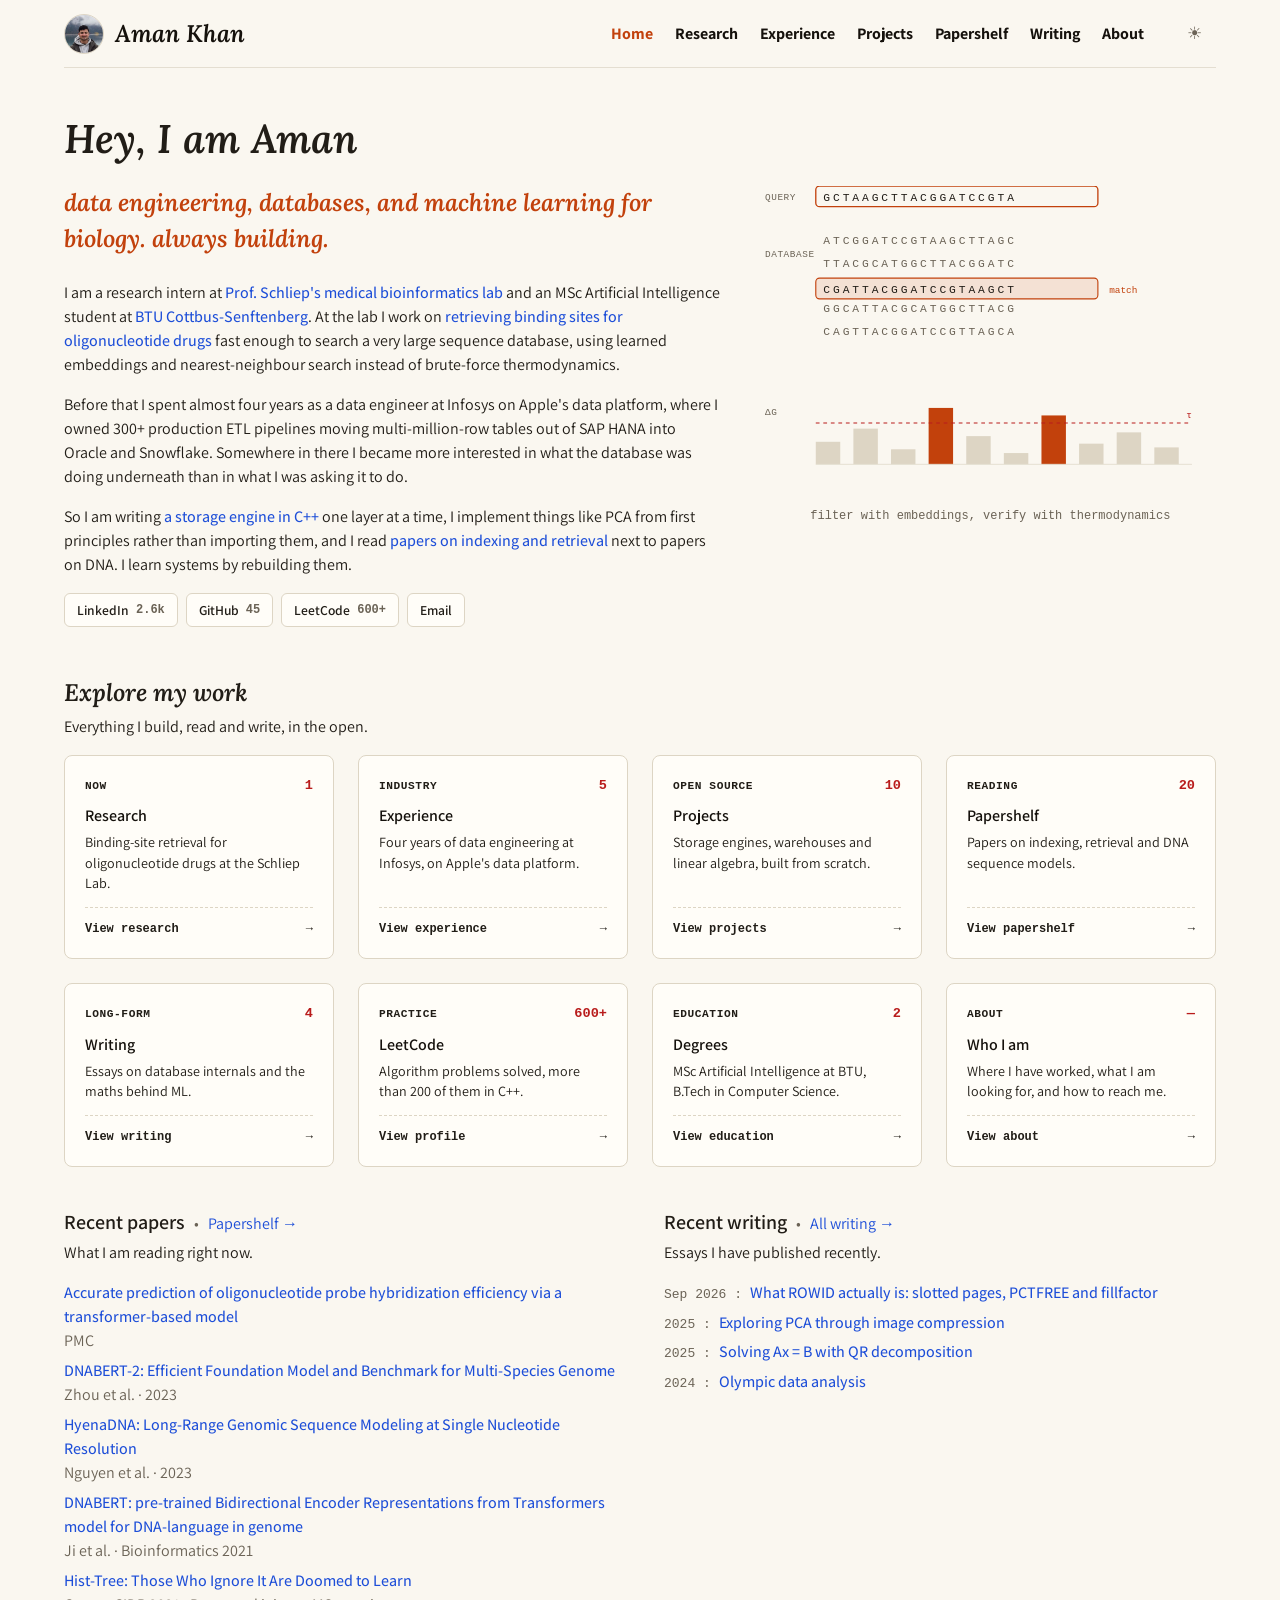
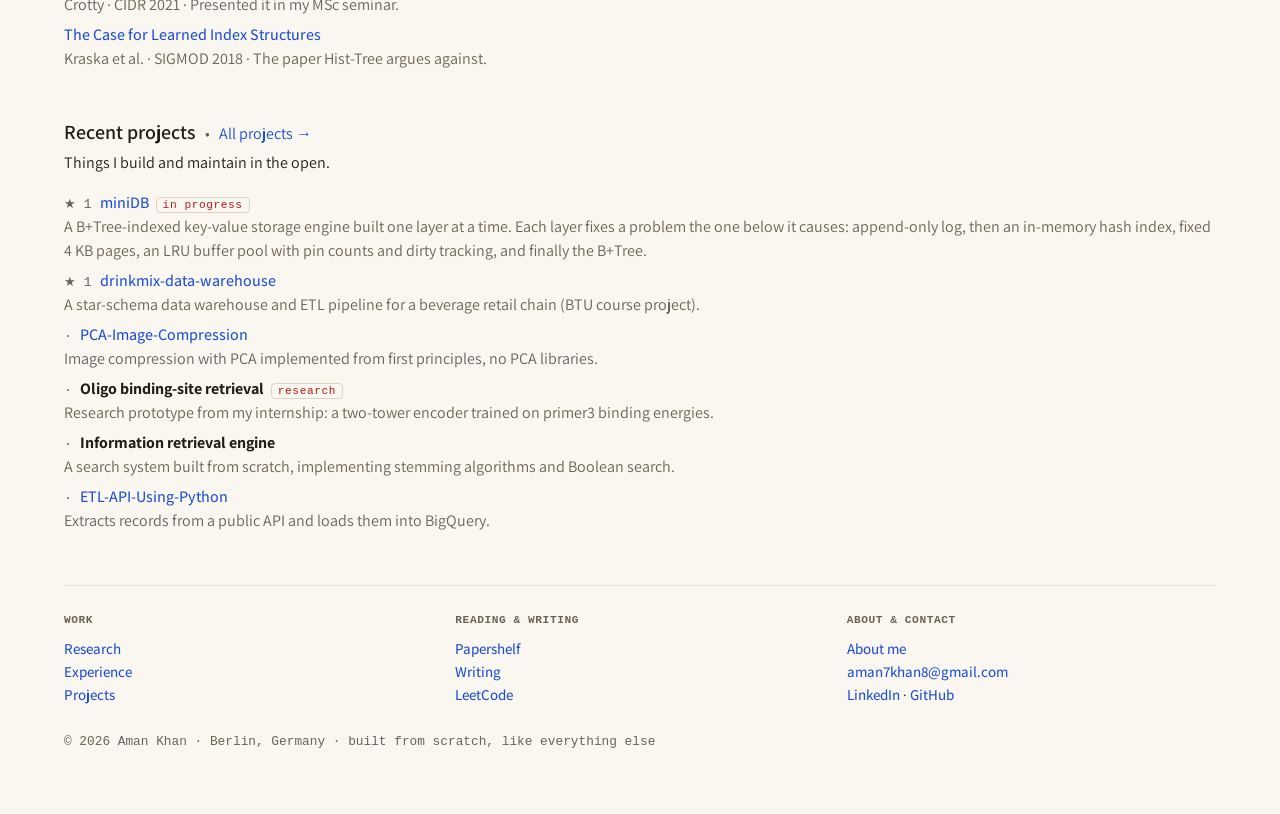
<file: index.html>
<!DOCTYPE html>
<html lang="en">
<head>
<meta charset="utf-8">
<meta name="viewport" content="width=device-width, initial-scale=1">
<title>Aman Khan — data engineering, databases, ML for biology</title>
<link rel="preconnect" href="https://fonts.googleapis.com"><link rel="preconnect" href="https://fonts.gstatic.com" crossorigin><link href="https://fonts.googleapis.com/css2?family=Lora:ital,wght@1,500;1,600&family=Assistant:wght@400;500;600;700&display=swap" rel="stylesheet">
<link rel="icon" type="image/png" sizes="32x32" href="favicon-32.png">
<link rel="apple-touch-icon" href="apple-touch-icon.png">
<link rel="stylesheet" href="site.css?v=25bea693">
<script>try{var t=localStorage.getItem("theme");if(t)document.documentElement.dataset.theme=t}catch(e){}</script>
</head>
<body>
<header><div class="col">
  <a class="brand" href="index.html"><img class="avatar" src="avatar.jpg" alt="" width="38" height="38"><span class="name">Aman Khan</span></a>
  <nav aria-label="Site"><a href="index.html" aria-current="page">Home</a><a href="research.html">Research</a><a href="experience.html">Experience</a><a href="projects.html">Projects</a><a href="papershelf.html">Papershelf</a><a href="writing.html">Writing</a><a href="about.html">About</a></nav>
  <button class="theme" type="button" id="themeBtn" aria-label="Switch between light and dark"><span class="moon">&#9790;</span><span class="sun">&#9728;</span></button>
</div></header>
<main class="col">

<div class="herowrap">
<div class="hero">
  <h1>Hey, I am Aman</h1>
  <p class="tagline">data engineering, databases, and machine learning for biology. always building.</p>
  <p>I am a research intern at <a href="https://schlieplab.org/">Prof. Schliep's medical bioinformatics lab</a> and an MSc Artificial Intelligence student at <a href="https://www.b-tu.de/">BTU Cottbus-Senftenberg</a>. At the lab I work on <a href="research.html">retrieving binding sites for oligonucleotide drugs</a> fast enough to search a very large sequence database, using learned embeddings and nearest-neighbour search instead of brute-force thermodynamics.</p>
  <p>Before that I spent almost four years as a data engineer at Infosys on Apple's data platform, where I owned 300+ production ETL pipelines moving multi-million-row tables out of SAP HANA into Oracle and Snowflake. Somewhere in there I became more interested in what the database was doing underneath than in what I was asking it to do.</p>
  <p>So I am writing <a href="https://github.com/aman7kh8an6/miniDB">a storage engine in C++</a> one layer at a time, I implement things like PCA from first principles rather than importing them, and I read <a href="papershelf.html">papers on indexing and retrieval</a> next to papers on DNA. I learn systems by rebuilding them.</p>
  <div class="pills">
    <a href="https://www.linkedin.com/in/aman-khan-ai/">LinkedIn <span>2.6k</span></a>
    <a href="https://github.com/aman7kh8an6/">GitHub <span>45</span></a>
    <a href="https://leetcode.com/u/grinderAman/">LeetCode <span>600+</span></a>
    <a href="mailto:aman7khan8@gmail.com">Email</a>
  </div>
</div>
<figure class="herofig">
    <svg viewBox="0 0 480 330" role="img" aria-label="A query oligonucleotide scanned against a database of candidate sites, with binding energies plotted against a threshold">
      <g font-family="ui-monospace, monospace" font-size="10" fill="var(--soft)" letter-spacing=".6">
        <text x="0" y="15">QUERY</text><text x="0" y="75">DATABASE</text><text x="0" y="243">&#916;G</text>
      </g>
      <rect x="54" y="0" width="300" height="22" rx="4" fill="none" stroke="var(--coral)" stroke-width="1.4"/>
      <text x="62" y="16" font-family="ui-monospace, monospace" font-size="12" fill="var(--ink)" letter-spacing="3.1">GCTAAGCTTACGGATCCGTA</text>
      <g font-family="ui-monospace, monospace" font-size="12" fill="var(--soft)" letter-spacing="3.1">
        <text x="62" y="62">ATCGGATCCGTAAGCTTAGC</text>
        <text x="62" y="86">TTACGCATGGCTTACGGATC</text>
        <text x="62" y="134">GGCATTACGCATGGCTTACG</text>
        <text x="62" y="158">CAGTTACGGATCCGTTAGCA</text>
      </g>
      <rect x="54" y="98" width="300" height="22" rx="4" fill="var(--coral)" fill-opacity=".12" stroke="var(--coral)" stroke-width="1.2"/>
      <text x="62" y="114" font-family="ui-monospace, monospace" font-size="12" fill="var(--ink)" letter-spacing="3.1">CGATTACGGATCCGTAAGCT</text>
      <text x="366" y="114" font-family="ui-monospace, monospace" font-size="10" fill="var(--coral)">match</text>
      <g fill="var(--cardline)">
        <rect x="54" y="272" width="26" height="24"/><rect x="94" y="258" width="26" height="38"/>
        <rect x="134" y="280" width="26" height="16"/><rect x="214" y="266" width="26" height="30"/>
        <rect x="254" y="284" width="26" height="12"/><rect x="334" y="274" width="26" height="22"/>
        <rect x="374" y="262" width="26" height="34"/><rect x="414" y="278" width="26" height="18"/>
      </g>
      <g fill="var(--coral)"><rect x="174" y="236" width="26" height="60"/><rect x="294" y="244" width="26" height="52"/></g>
      <line x1="54" y1="252" x2="454" y2="252" stroke="var(--count)" stroke-width="1.2" stroke-dasharray="4 4"/>
      <text x="454" y="247" text-anchor="end" font-family="ui-monospace, monospace" font-size="10" fill="var(--count)">&#964;</text>
      <line x1="54" y1="296" x2="454" y2="296" stroke="var(--line)" stroke-width="1"/>
    </svg>
    <figcaption>filter with embeddings, verify with thermodynamics</figcaption>
  </figure>
</div>
<section><div class="head lora"><h2>Explore my work</h2></div><p class="intro">Everything I build, read and write, in the open.</p>
<div class="cards"><a class="card" href="research.html"><span class="top"><span class="lab">Now</span><span class="num">1</span></span><span class="ttl">Research</span><span class="desc">Binding-site retrieval for oligonucleotide drugs at the Schliep Lab.</span><span class="go">View research<span>→</span></span></a><a class="card" href="experience.html"><span class="top"><span class="lab">Industry</span><span class="num">5</span></span><span class="ttl">Experience</span><span class="desc">Four years of data engineering at Infosys, on Apple&#x27;s data platform.</span><span class="go">View experience<span>→</span></span></a><a class="card" href="projects.html"><span class="top"><span class="lab">Open source</span><span class="num">10</span></span><span class="ttl">Projects</span><span class="desc">Storage engines, warehouses and linear algebra, built from scratch.</span><span class="go">View projects<span>→</span></span></a><a class="card" href="papershelf.html"><span class="top"><span class="lab">Reading</span><span class="num">20</span></span><span class="ttl">Papershelf</span><span class="desc">Papers on indexing, retrieval and DNA sequence models.</span><span class="go">View papershelf<span>→</span></span></a><a class="card" href="writing.html"><span class="top"><span class="lab">Long-form</span><span class="num">4</span></span><span class="ttl">Writing</span><span class="desc">Essays on database internals and the maths behind ML.</span><span class="go">View writing<span>→</span></span></a><a class="card" href="https://leetcode.com/u/grinderAman/"><span class="top"><span class="lab">Practice</span><span class="num">600+</span></span><span class="ttl">LeetCode</span><span class="desc">Algorithm problems solved, more than 200 of them in C++.</span><span class="go">View profile<span>→</span></span></a><a class="card" href="experience.html"><span class="top"><span class="lab">Education</span><span class="num">2</span></span><span class="ttl">Degrees</span><span class="desc">MSc Artificial Intelligence at BTU, B.Tech in Computer Science.</span><span class="go">View education<span>→</span></span></a><a class="card" href="about.html"><span class="top"><span class="lab">About</span><span class="num">—</span></span><span class="ttl">Who I am</span><span class="desc">Where I have worked, what I am looking for, and how to reach me.</span><span class="go">View about<span>→</span></span></a></div></section>
<section><div class="two">
  <div><div class="head"><h2>Recent papers</h2><span class="dot">•</span><a href="papershelf.html">Papershelf →</a></div><p class="intro">What I am reading right now.</p>
  <ul class="items"><li><a href="https://pmc.ncbi.nlm.nih.gov/articles/PMC13330348/">Accurate prediction of oligonucleotide probe hybridization efficiency via a transformer-based model</a><span class="d">PMC</span></li><li><a href="https://arxiv.org/abs/2306.15006">DNABERT-2: Efficient Foundation Model and Benchmark for Multi-Species Genome</a><span class="d">Zhou et al. · 2023</span></li><li><a href="https://arxiv.org/abs/2306.15794">HyenaDNA: Long-Range Genomic Sequence Modeling at Single Nucleotide Resolution</a><span class="d">Nguyen et al. · 2023</span></li><li><a href="https://academic.oup.com/bioinformatics/article/37/15/2112/6128680">DNABERT: pre-trained Bidirectional Encoder Representations from Transformers model for DNA-language in genome</a><span class="d">Ji et al. · Bioinformatics 2021</span></li><li><a href="https://vldb.org/cidrdb/2021/hist-tree-those-who-ignore-it-are-doomed-to-learn.html">Hist-Tree: Those Who Ignore It Are Doomed to Learn</a><span class="d">Crotty · CIDR 2021 · Presented it in my MSc seminar.</span></li><li><a href="https://arxiv.org/abs/1712.01208">The Case for Learned Index Structures</a><span class="d">Kraska et al. · SIGMOD 2018 · The paper Hist-Tree argues against.</span></li></ul></div>
  <div><div class="head"><h2>Recent writing</h2><span class="dot">•</span><a href="https://www.linkedin.com/in/aman-khan-ai/recent-activity/all/">All writing →</a></div><p class="intro">Essays I have published recently.</p>
  <ul class="items"><li><span class="date">Sep 2026 :</span><a href="https://www.linkedin.com/in/aman-khan-ai/recent-activity/all/">What ROWID actually is: slotted pages, PCTFREE and fillfactor</a></li><li><span class="date">2025 :</span><a href="https://www.linkedin.com/in/aman-khan-ai/recent-activity/all/">Exploring PCA through image compression</a></li><li><span class="date">2025 :</span><a href="https://www.linkedin.com/in/aman-khan-ai/recent-activity/all/">Solving Ax = B with QR decomposition</a></li><li><span class="date">2024 :</span><a href="https://www.linkedin.com/in/aman-khan-ai/recent-activity/all/">Olympic data analysis</a></li></ul></div>
</div></section>
<section><div class="head"><h2>Recent projects</h2><span class="dot">•</span><a href="projects.html">All projects →</a></div><p class="intro">Things I build and maintain in the open.</p>
<ul class="items"><li><span class="star">★ 1</span><a href="https://github.com/aman7kh8an6/miniDB">miniDB</a><span class="tag">in progress</span><span class="d">A B+Tree-indexed key-value storage engine built one layer at a time. Each layer fixes a problem the one below it causes: append-only log, then an in-memory hash index, fixed 4 KB pages, an LRU buffer pool with pin counts and dirty tracking, and finally the B+Tree.</span></li><li><span class="star">★ 1</span><a href="https://github.com/aman7kh8an6/drinkmix-data-warehouse">drinkmix-data-warehouse</a><span class="d">A star-schema data warehouse and ETL pipeline for a beverage retail chain (BTU course project).</span></li><li><span class="star">·</span><a href="https://github.com/aman7kh8an6/PCA-Image-Compression">PCA-Image-Compression</a><span class="d">Image compression with PCA implemented from first principles, no PCA libraries.</span></li><li><span class="star">·</span><b>Oligo binding-site retrieval</b><span class="tag">research</span><span class="d">Research prototype from my internship: a two-tower encoder trained on primer3 binding energies.</span></li><li><span class="star">·</span><b>Information retrieval engine</b><span class="d">A search system built from scratch, implementing stemming algorithms and Boolean search.</span></li><li><span class="star">·</span><a href="https://github.com/aman7kh8an6/ETL-API-Using-Python">ETL-API-Using-Python</a><span class="d">Extracts records from a public API and loads them into BigQuery.</span></li></ul></section>

</main>
<footer><div class="col">
  <div class="groups">
    <div><h4>Work</h4><ul><li><a href="research.html">Research</a></li><li><a href="experience.html">Experience</a></li><li><a href="projects.html">Projects</a></li></ul></div>
    <div><h4>Reading &amp; writing</h4><ul><li><a href="papershelf.html">Papershelf</a></li><li><a href="writing.html">Writing</a></li><li><a href="https://leetcode.com/u/grinderAman/">LeetCode</a></li></ul></div>
    <div><h4>About &amp; contact</h4><ul><li><a href="about.html">About me</a></li><li><a href="mailto:aman7khan8@gmail.com">aman7khan8@gmail.com</a></li><li><a href="https://www.linkedin.com/in/aman-khan-ai/">LinkedIn</a> · <a href="https://github.com/aman7kh8an6/">GitHub</a></li></ul></div>
  </div>
  <p class="fine">© 2026 Aman Khan · Berlin, Germany · built from scratch, like everything else</p>
</div></footer>
<script>{const r=document.documentElement,b=document.getElementById("themeBtn");
const sysLight=()=>window.matchMedia("(prefers-color-scheme: light)").matches;
b.addEventListener("click",()=>{const cur=r.dataset.theme||(sysLight()?"light":"dark");
const next=cur==="dark"?"light":"dark";r.dataset.theme=next;try{localStorage.setItem("theme",next)}catch(e){}});}</script>
</body>
</html>
</file>
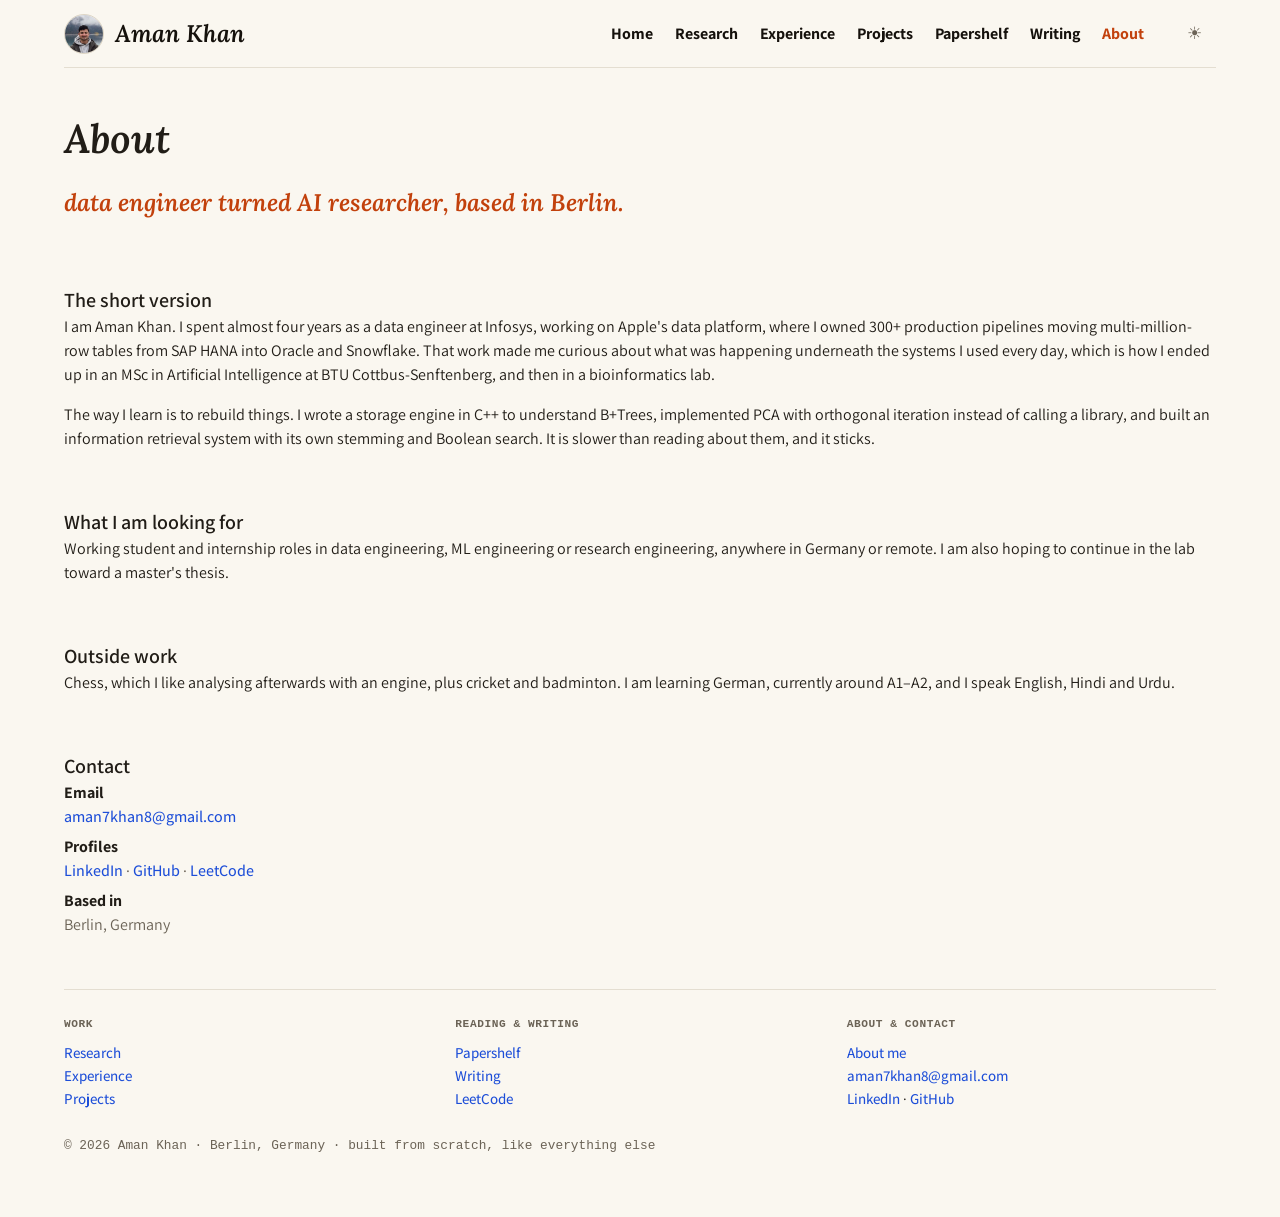
<file: about.html>
<!DOCTYPE html>
<html lang="en">
<head>
<meta charset="utf-8">
<meta name="viewport" content="width=device-width, initial-scale=1">
<title>About · Aman Khan</title>
<link rel="preconnect" href="https://fonts.googleapis.com"><link rel="preconnect" href="https://fonts.gstatic.com" crossorigin><link href="https://fonts.googleapis.com/css2?family=Lora:ital,wght@1,500;1,600&family=Assistant:wght@400;500;600;700&display=swap" rel="stylesheet">
<link rel="icon" type="image/png" sizes="32x32" href="favicon-32.png">
<link rel="apple-touch-icon" href="apple-touch-icon.png">
<link rel="stylesheet" href="site.css?v=25bea693">
<script>try{var t=localStorage.getItem("theme");if(t)document.documentElement.dataset.theme=t}catch(e){}</script>
</head>
<body>
<header><div class="col">
  <a class="brand" href="index.html"><img class="avatar" src="avatar.jpg" alt="" width="38" height="38"><span class="name">Aman Khan</span></a>
  <nav aria-label="Site"><a href="index.html">Home</a><a href="research.html">Research</a><a href="experience.html">Experience</a><a href="projects.html">Projects</a><a href="papershelf.html">Papershelf</a><a href="writing.html">Writing</a><a href="about.html" aria-current="page">About</a></nav>
  <button class="theme" type="button" id="themeBtn" aria-label="Switch between light and dark"><span class="moon">&#9790;</span><span class="sun">&#9728;</span></button>
</div></header>
<main class="col">

<div class="pagehead"><h1>About</h1><p class="tagline">data engineer turned AI researcher, based in Berlin.</p></div>
<section><div class="head"><h2>The short version</h2></div>
<p>I am Aman Khan. I spent almost four years as a data engineer at Infosys, working on Apple's data platform, where I owned 300+ production pipelines moving multi-million-row tables from SAP HANA into Oracle and Snowflake. That work made me curious about what was happening underneath the systems I used every day, which is how I ended up in an MSc in Artificial Intelligence at BTU Cottbus-Senftenberg, and then in a bioinformatics lab.</p>
<p>The way I learn is to rebuild things. I wrote a storage engine in C++ to understand B+Trees, implemented PCA with orthogonal iteration instead of calling a library, and built an information retrieval system with its own stemming and Boolean search. It is slower than reading about them, and it sticks.</p></section>
<section><div class="head"><h2>What I am looking for</h2></div>
<p>Working student and internship roles in data engineering, ML engineering or research engineering, anywhere in Germany or remote. I am also hoping to continue in the lab toward a master's thesis.</p></section>
<section><div class="head"><h2>Outside work</h2></div>
<p>Chess, which I like analysing afterwards with an engine, plus cricket and badminton. I am learning German, currently around A1–A2, and I speak English, Hindi and Urdu.</p></section>
<section><div class="head"><h2>Contact</h2></div>
<ul class="items">
<li><b>Email</b><span class="d"><a href="mailto:aman7khan8@gmail.com">aman7khan8@gmail.com</a></span></li>
<li><b>Profiles</b><span class="d"><a href="https://www.linkedin.com/in/aman-khan-ai/">LinkedIn</a> · <a href="https://github.com/aman7kh8an6/">GitHub</a> · <a href="https://leetcode.com/u/grinderAman/">LeetCode</a></span></li>
<li><b>Based in</b><span class="d">Berlin, Germany</span></li>
</ul></section>

</main>
<footer><div class="col">
  <div class="groups">
    <div><h4>Work</h4><ul><li><a href="research.html">Research</a></li><li><a href="experience.html">Experience</a></li><li><a href="projects.html">Projects</a></li></ul></div>
    <div><h4>Reading &amp; writing</h4><ul><li><a href="papershelf.html">Papershelf</a></li><li><a href="writing.html">Writing</a></li><li><a href="https://leetcode.com/u/grinderAman/">LeetCode</a></li></ul></div>
    <div><h4>About &amp; contact</h4><ul><li><a href="about.html">About me</a></li><li><a href="mailto:aman7khan8@gmail.com">aman7khan8@gmail.com</a></li><li><a href="https://www.linkedin.com/in/aman-khan-ai/">LinkedIn</a> · <a href="https://github.com/aman7kh8an6/">GitHub</a></li></ul></div>
  </div>
  <p class="fine">© 2026 Aman Khan · Berlin, Germany · built from scratch, like everything else</p>
</div></footer>
<script>{const r=document.documentElement,b=document.getElementById("themeBtn");
const sysLight=()=>window.matchMedia("(prefers-color-scheme: light)").matches;
b.addEventListener("click",()=>{const cur=r.dataset.theme||(sysLight()?"light":"dark");
const next=cur==="dark"?"light":"dark";r.dataset.theme=next;try{localStorage.setItem("theme",next)}catch(e){}});}</script>
</body>
</html>
</file>
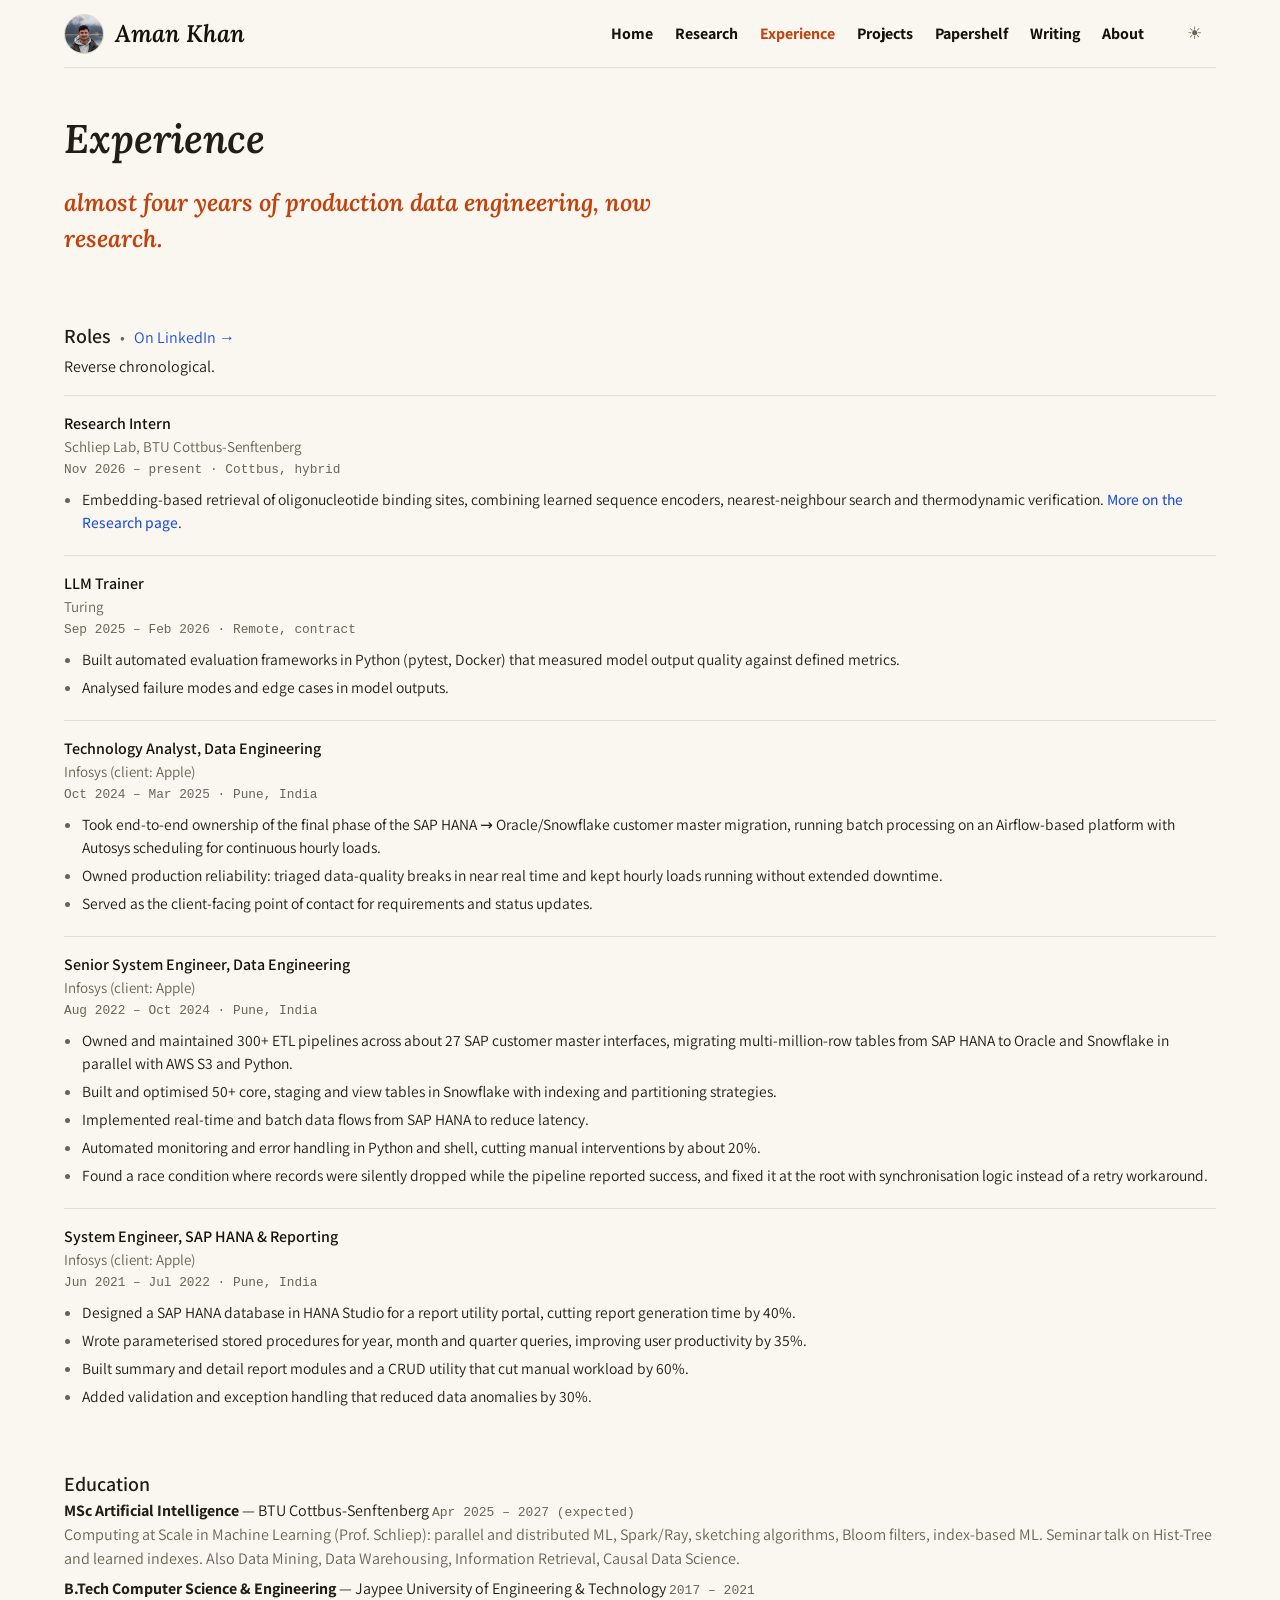
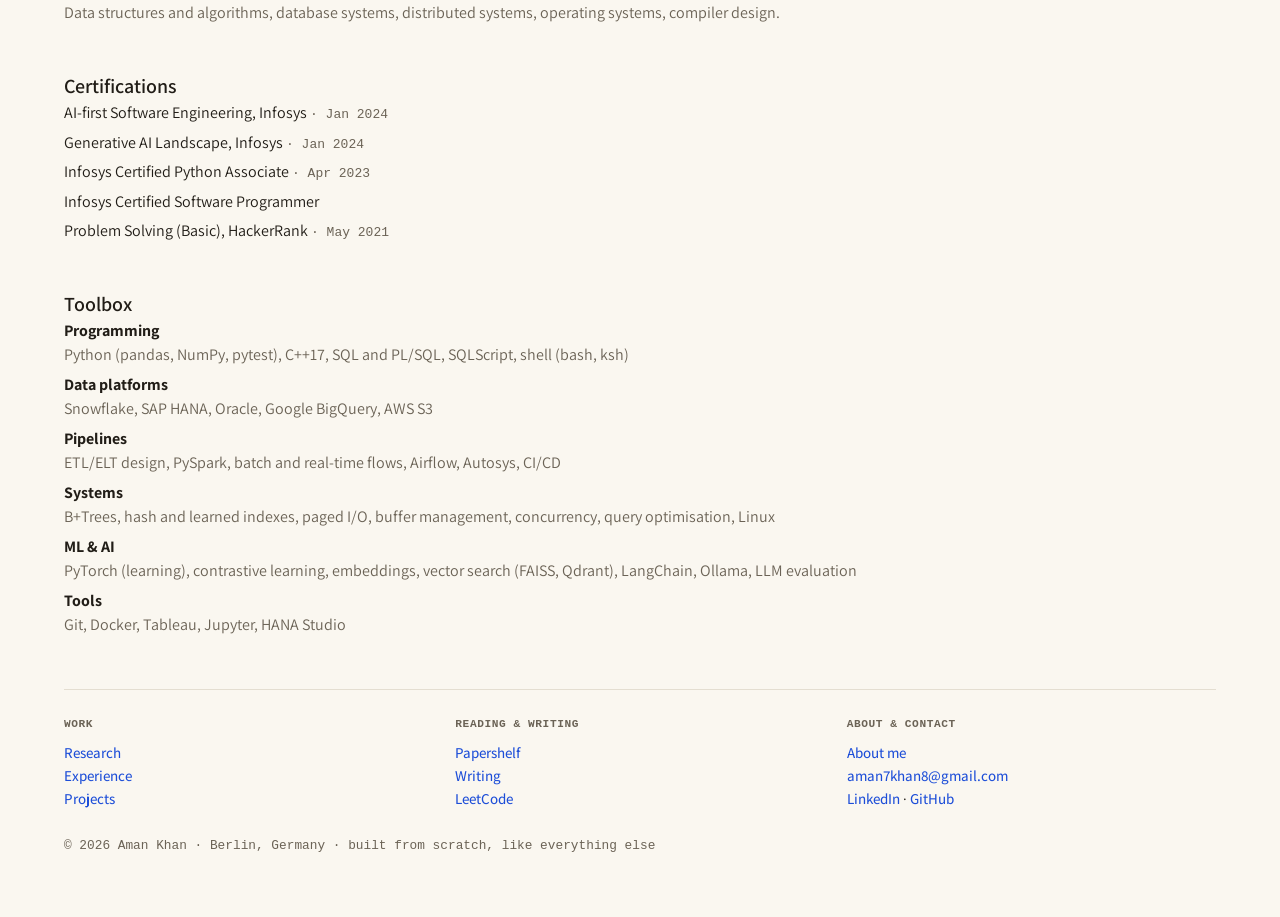
<file: experience.html>
<!DOCTYPE html>
<html lang="en">
<head>
<meta charset="utf-8">
<meta name="viewport" content="width=device-width, initial-scale=1">
<title>Experience · Aman Khan</title>
<link rel="preconnect" href="https://fonts.googleapis.com"><link rel="preconnect" href="https://fonts.gstatic.com" crossorigin><link href="https://fonts.googleapis.com/css2?family=Lora:ital,wght@1,500;1,600&family=Assistant:wght@400;500;600;700&display=swap" rel="stylesheet">
<link rel="icon" type="image/png" sizes="32x32" href="favicon-32.png">
<link rel="apple-touch-icon" href="apple-touch-icon.png">
<link rel="stylesheet" href="site.css?v=25bea693">
<script>try{var t=localStorage.getItem("theme");if(t)document.documentElement.dataset.theme=t}catch(e){}</script>
</head>
<body>
<header><div class="col">
  <a class="brand" href="index.html"><img class="avatar" src="avatar.jpg" alt="" width="38" height="38"><span class="name">Aman Khan</span></a>
  <nav aria-label="Site"><a href="index.html">Home</a><a href="research.html">Research</a><a href="experience.html" aria-current="page">Experience</a><a href="projects.html">Projects</a><a href="papershelf.html">Papershelf</a><a href="writing.html">Writing</a><a href="about.html">About</a></nav>
  <button class="theme" type="button" id="themeBtn" aria-label="Switch between light and dark"><span class="moon">&#9790;</span><span class="sun">&#9728;</span></button>
</div></header>
<main class="col">

<div class="pagehead"><h1>Experience</h1><p class="tagline">almost four years of production data engineering, now research.</p></div>
<section><div class="head"><h2>Roles</h2><span class="dot">•</span><a href="https://www.linkedin.com/in/aman-khan-ai/details/experience/">On LinkedIn →</a></div><p class="intro">Reverse chronological.</p>
<div class="job"><h3>Research Intern</h3><div class="where">Schliep Lab, BTU Cottbus-Senftenberg</div><div class="when">Nov 2026 – present · Cottbus, hybrid</div><ul><li>Embedding-based retrieval of oligonucleotide binding sites, combining learned sequence encoders, nearest-neighbour search and thermodynamic verification. <a href="research.html">More on the Research page</a>.</li></ul></div><div class="job"><h3>LLM Trainer</h3><div class="where">Turing</div><div class="when">Sep 2025 – Feb 2026 · Remote, contract</div><ul><li>Built automated evaluation frameworks in Python (pytest, Docker) that measured model output quality against defined metrics.</li><li>Analysed failure modes and edge cases in model outputs.</li></ul></div><div class="job"><h3>Technology Analyst, Data Engineering</h3><div class="where">Infosys (client: Apple)</div><div class="when">Oct 2024 – Mar 2025 · Pune, India</div><ul><li>Took end-to-end ownership of the final phase of the SAP HANA → Oracle/Snowflake customer master migration, running batch processing on an Airflow-based platform with Autosys scheduling for continuous hourly loads.</li><li>Owned production reliability: triaged data-quality breaks in near real time and kept hourly loads running without extended downtime.</li><li>Served as the client-facing point of contact for requirements and status updates.</li></ul></div><div class="job"><h3>Senior System Engineer, Data Engineering</h3><div class="where">Infosys (client: Apple)</div><div class="when">Aug 2022 – Oct 2024 · Pune, India</div><ul><li>Owned and maintained 300+ ETL pipelines across about 27 SAP customer master interfaces, migrating multi-million-row tables from SAP HANA to Oracle and Snowflake in parallel with AWS S3 and Python.</li><li>Built and optimised 50+ core, staging and view tables in Snowflake with indexing and partitioning strategies.</li><li>Implemented real-time and batch data flows from SAP HANA to reduce latency.</li><li>Automated monitoring and error handling in Python and shell, cutting manual interventions by about 20%.</li><li>Found a race condition where records were silently dropped while the pipeline reported success, and fixed it at the root with synchronisation logic instead of a retry workaround.</li></ul></div><div class="job"><h3>System Engineer, SAP HANA &amp; Reporting</h3><div class="where">Infosys (client: Apple)</div><div class="when">Jun 2021 – Jul 2022 · Pune, India</div><ul><li>Designed a SAP HANA database in HANA Studio for a report utility portal, cutting report generation time by 40%.</li><li>Wrote parameterised stored procedures for year, month and quarter queries, improving user productivity by 35%.</li><li>Built summary and detail report modules and a CRUD utility that cut manual workload by 60%.</li><li>Added validation and exception handling that reduced data anomalies by 30%.</li></ul></div>
</section>
<section><div class="head"><h2>Education</h2></div>
<ul class="items">
<li><b>MSc Artificial Intelligence</b> — BTU Cottbus-Senftenberg <span class="date">Apr 2025 – 2027 (expected)</span><span class="d">Computing at Scale in Machine Learning (Prof. Schliep): parallel and distributed ML, Spark/Ray, sketching algorithms, Bloom filters, index-based ML. Seminar talk on Hist-Tree and learned indexes. Also Data Mining, Data Warehousing, Information Retrieval, Causal Data Science.</span></li>
<li><b>B.Tech Computer Science &amp; Engineering</b> — Jaypee University of Engineering &amp; Technology <span class="date">2017 – 2021</span><span class="d">Data structures and algorithms, database systems, distributed systems, operating systems, compiler design.</span></li>
</ul></section>
<section><div class="head"><h2>Certifications</h2></div>
<ul class="items"><li>AI-first Software Engineering, Infosys <span class="date">· Jan 2024</span></li><li>Generative AI Landscape, Infosys <span class="date">· Jan 2024</span></li><li>Infosys Certified Python Associate <span class="date">· Apr 2023</span></li><li>Infosys Certified Software Programmer</li><li>Problem Solving (Basic), HackerRank <span class="date">· May 2021</span></li></ul></section>
<section><div class="head"><h2>Toolbox</h2></div>
<ul class="items">
<li><b>Programming</b><span class="d">Python (pandas, NumPy, pytest), C++17, SQL and PL/SQL, SQLScript, shell (bash, ksh)</span></li>
<li><b>Data platforms</b><span class="d">Snowflake, SAP HANA, Oracle, Google BigQuery, AWS S3</span></li>
<li><b>Pipelines</b><span class="d">ETL/ELT design, PySpark, batch and real-time flows, Airflow, Autosys, CI/CD</span></li>
<li><b>Systems</b><span class="d">B+Trees, hash and learned indexes, paged I/O, buffer management, concurrency, query optimisation, Linux</span></li>
<li><b>ML &amp; AI</b><span class="d">PyTorch (learning), contrastive learning, embeddings, vector search (FAISS, Qdrant), LangChain, Ollama, LLM evaluation</span></li>
<li><b>Tools</b><span class="d">Git, Docker, Tableau, Jupyter, HANA Studio</span></li>
</ul></section>

</main>
<footer><div class="col">
  <div class="groups">
    <div><h4>Work</h4><ul><li><a href="research.html">Research</a></li><li><a href="experience.html">Experience</a></li><li><a href="projects.html">Projects</a></li></ul></div>
    <div><h4>Reading &amp; writing</h4><ul><li><a href="papershelf.html">Papershelf</a></li><li><a href="writing.html">Writing</a></li><li><a href="https://leetcode.com/u/grinderAman/">LeetCode</a></li></ul></div>
    <div><h4>About &amp; contact</h4><ul><li><a href="about.html">About me</a></li><li><a href="mailto:aman7khan8@gmail.com">aman7khan8@gmail.com</a></li><li><a href="https://www.linkedin.com/in/aman-khan-ai/">LinkedIn</a> · <a href="https://github.com/aman7kh8an6/">GitHub</a></li></ul></div>
  </div>
  <p class="fine">© 2026 Aman Khan · Berlin, Germany · built from scratch, like everything else</p>
</div></footer>
<script>{const r=document.documentElement,b=document.getElementById("themeBtn");
const sysLight=()=>window.matchMedia("(prefers-color-scheme: light)").matches;
b.addEventListener("click",()=>{const cur=r.dataset.theme||(sysLight()?"light":"dark");
const next=cur==="dark"?"light":"dark";r.dataset.theme=next;try{localStorage.setItem("theme",next)}catch(e){}});}</script>
</body>
</html>
</file>
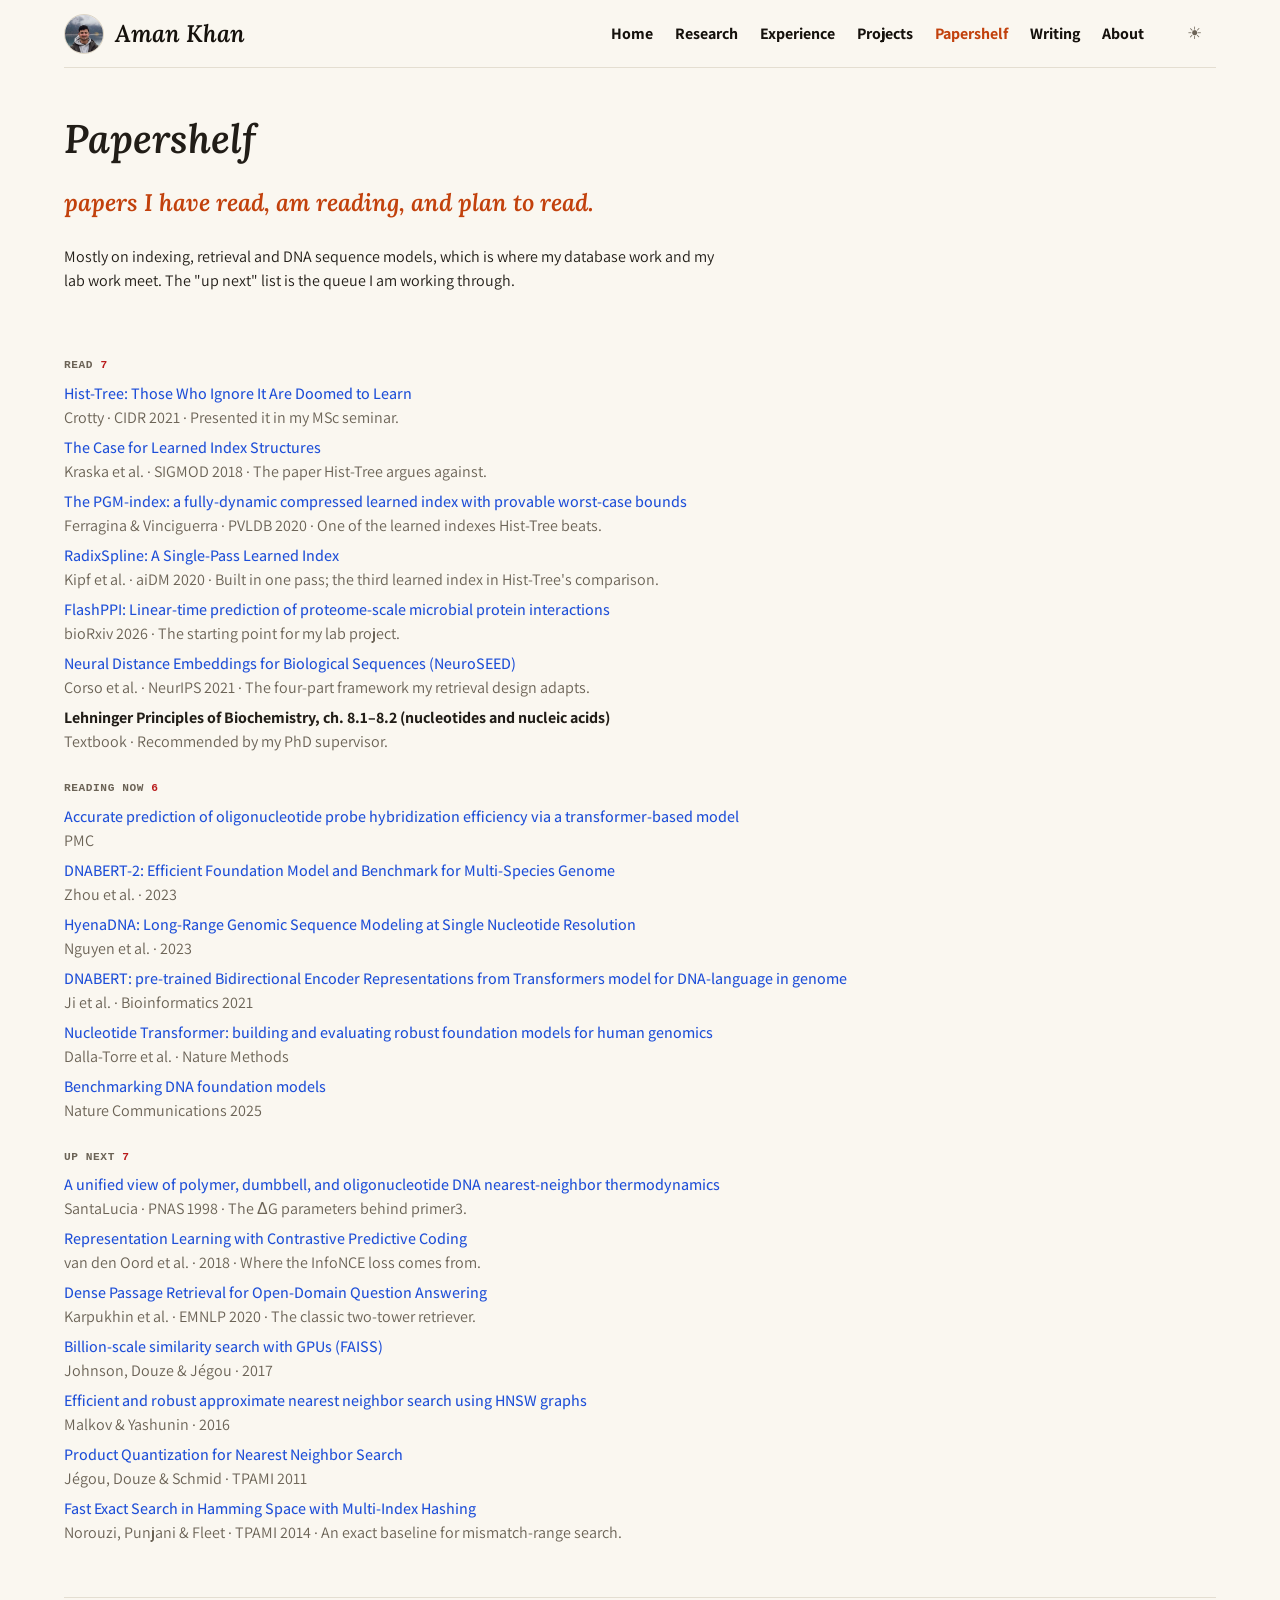
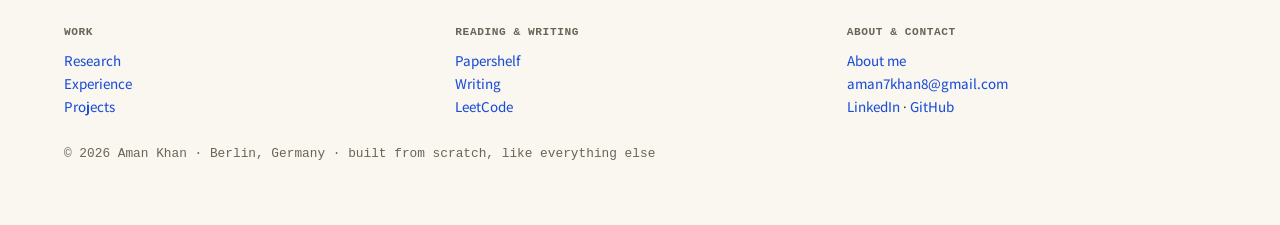
<file: papershelf.html>
<!DOCTYPE html>
<html lang="en">
<head>
<meta charset="utf-8">
<meta name="viewport" content="width=device-width, initial-scale=1">
<title>Papershelf · Aman Khan</title>
<link rel="preconnect" href="https://fonts.googleapis.com"><link rel="preconnect" href="https://fonts.gstatic.com" crossorigin><link href="https://fonts.googleapis.com/css2?family=Lora:ital,wght@1,500;1,600&family=Assistant:wght@400;500;600;700&display=swap" rel="stylesheet">
<link rel="icon" type="image/png" sizes="32x32" href="favicon-32.png">
<link rel="apple-touch-icon" href="apple-touch-icon.png">
<link rel="stylesheet" href="site.css?v=25bea693">
<script>try{var t=localStorage.getItem("theme");if(t)document.documentElement.dataset.theme=t}catch(e){}</script>
</head>
<body>
<header><div class="col">
  <a class="brand" href="index.html"><img class="avatar" src="avatar.jpg" alt="" width="38" height="38"><span class="name">Aman Khan</span></a>
  <nav aria-label="Site"><a href="index.html">Home</a><a href="research.html">Research</a><a href="experience.html">Experience</a><a href="projects.html">Projects</a><a href="papershelf.html" aria-current="page">Papershelf</a><a href="writing.html">Writing</a><a href="about.html">About</a></nav>
  <button class="theme" type="button" id="themeBtn" aria-label="Switch between light and dark"><span class="moon">&#9790;</span><span class="sun">&#9728;</span></button>
</div></header>
<main class="col">

<div class="pagehead"><h1>Papershelf</h1><p class="tagline">papers I have read, am reading, and plan to read.</p><p>Mostly on indexing, retrieval and DNA sequence models, which is where my database work and my lab work meet. The "up next" list is the queue I am working through.</p></div>
<section class="shelf"><h3>Read <span class="n">7</span></h3><ul class="items"><li><a href="https://vldb.org/cidrdb/2021/hist-tree-those-who-ignore-it-are-doomed-to-learn.html">Hist-Tree: Those Who Ignore It Are Doomed to Learn</a><span class="d">Crotty · CIDR 2021 · Presented it in my MSc seminar.</span></li><li><a href="https://arxiv.org/abs/1712.01208">The Case for Learned Index Structures</a><span class="d">Kraska et al. · SIGMOD 2018 · The paper Hist-Tree argues against.</span></li><li><a href="http://www.vldb.org/pvldb/vol13/p1162-ferragina.pdf">The PGM-index: a fully-dynamic compressed learned index with provable worst-case bounds</a><span class="d">Ferragina &amp; Vinciguerra · PVLDB 2020 · One of the learned indexes Hist-Tree beats.</span></li><li><a href="https://arxiv.org/abs/2004.14541">RadixSpline: A Single-Pass Learned Index</a><span class="d">Kipf et al. · aiDM 2020 · Built in one pass; the third learned index in Hist-Tree&#x27;s comparison.</span></li><li><a href="https://www.biorxiv.org/content/10.64898/2026.03.01.708874v1">FlashPPI: Linear-time prediction of proteome-scale microbial protein interactions</a><span class="d">bioRxiv 2026 · The starting point for my lab project.</span></li><li><a href="https://arxiv.org/abs/2109.09740">Neural Distance Embeddings for Biological Sequences (NeuroSEED)</a><span class="d">Corso et al. · NeurIPS 2021 · The four-part framework my retrieval design adapts.</span></li><li><b>Lehninger Principles of Biochemistry, ch. 8.1–8.2 (nucleotides and nucleic acids)</b><span class="d">Textbook · Recommended by my PhD supervisor.</span></li></ul><h3>Reading now <span class="n">6</span></h3><ul class="items"><li><a href="https://pmc.ncbi.nlm.nih.gov/articles/PMC13330348/">Accurate prediction of oligonucleotide probe hybridization efficiency via a transformer-based model</a><span class="d">PMC</span></li><li><a href="https://arxiv.org/abs/2306.15006">DNABERT-2: Efficient Foundation Model and Benchmark for Multi-Species Genome</a><span class="d">Zhou et al. · 2023</span></li><li><a href="https://arxiv.org/abs/2306.15794">HyenaDNA: Long-Range Genomic Sequence Modeling at Single Nucleotide Resolution</a><span class="d">Nguyen et al. · 2023</span></li><li><a href="https://academic.oup.com/bioinformatics/article/37/15/2112/6128680">DNABERT: pre-trained Bidirectional Encoder Representations from Transformers model for DNA-language in genome</a><span class="d">Ji et al. · Bioinformatics 2021</span></li><li><a href="https://www.nature.com/articles/s41592-024-02523-z">Nucleotide Transformer: building and evaluating robust foundation models for human genomics</a><span class="d">Dalla-Torre et al. · Nature Methods</span></li><li><a href="https://www.nature.com/articles/s41467-025-65823-8">Benchmarking DNA foundation models</a><span class="d">Nature Communications 2025</span></li></ul><h3>Up next <span class="n">7</span></h3><ul class="items"><li><a href="https://pmc.ncbi.nlm.nih.gov/articles/PMC19045/">A unified view of polymer, dumbbell, and oligonucleotide DNA nearest-neighbor thermodynamics</a><span class="d">SantaLucia · PNAS 1998 · The ΔG parameters behind primer3.</span></li><li><a href="https://arxiv.org/abs/1807.03748">Representation Learning with Contrastive Predictive Coding</a><span class="d">van den Oord et al. · 2018 · Where the InfoNCE loss comes from.</span></li><li><a href="https://arxiv.org/abs/2004.04906">Dense Passage Retrieval for Open-Domain Question Answering</a><span class="d">Karpukhin et al. · EMNLP 2020 · The classic two-tower retriever.</span></li><li><a href="https://arxiv.org/abs/1702.08734">Billion-scale similarity search with GPUs (FAISS)</a><span class="d">Johnson, Douze &amp; Jégou · 2017</span></li><li><a href="https://arxiv.org/abs/1603.09320">Efficient and robust approximate nearest neighbor search using HNSW graphs</a><span class="d">Malkov &amp; Yashunin · 2016</span></li><li><a href="https://doi.org/10.1109/TPAMI.2010.57">Product Quantization for Nearest Neighbor Search</a><span class="d">Jégou, Douze &amp; Schmid · TPAMI 2011</span></li><li><a href="https://arxiv.org/abs/1307.2982">Fast Exact Search in Hamming Space with Multi-Index Hashing</a><span class="d">Norouzi, Punjani &amp; Fleet · TPAMI 2014 · An exact baseline for mismatch-range search.</span></li></ul></section>

</main>
<footer><div class="col">
  <div class="groups">
    <div><h4>Work</h4><ul><li><a href="research.html">Research</a></li><li><a href="experience.html">Experience</a></li><li><a href="projects.html">Projects</a></li></ul></div>
    <div><h4>Reading &amp; writing</h4><ul><li><a href="papershelf.html">Papershelf</a></li><li><a href="writing.html">Writing</a></li><li><a href="https://leetcode.com/u/grinderAman/">LeetCode</a></li></ul></div>
    <div><h4>About &amp; contact</h4><ul><li><a href="about.html">About me</a></li><li><a href="mailto:aman7khan8@gmail.com">aman7khan8@gmail.com</a></li><li><a href="https://www.linkedin.com/in/aman-khan-ai/">LinkedIn</a> · <a href="https://github.com/aman7kh8an6/">GitHub</a></li></ul></div>
  </div>
  <p class="fine">© 2026 Aman Khan · Berlin, Germany · built from scratch, like everything else</p>
</div></footer>
<script>{const r=document.documentElement,b=document.getElementById("themeBtn");
const sysLight=()=>window.matchMedia("(prefers-color-scheme: light)").matches;
b.addEventListener("click",()=>{const cur=r.dataset.theme||(sysLight()?"light":"dark");
const next=cur==="dark"?"light":"dark";r.dataset.theme=next;try{localStorage.setItem("theme",next)}catch(e){}});}</script>
</body>
</html>
</file>
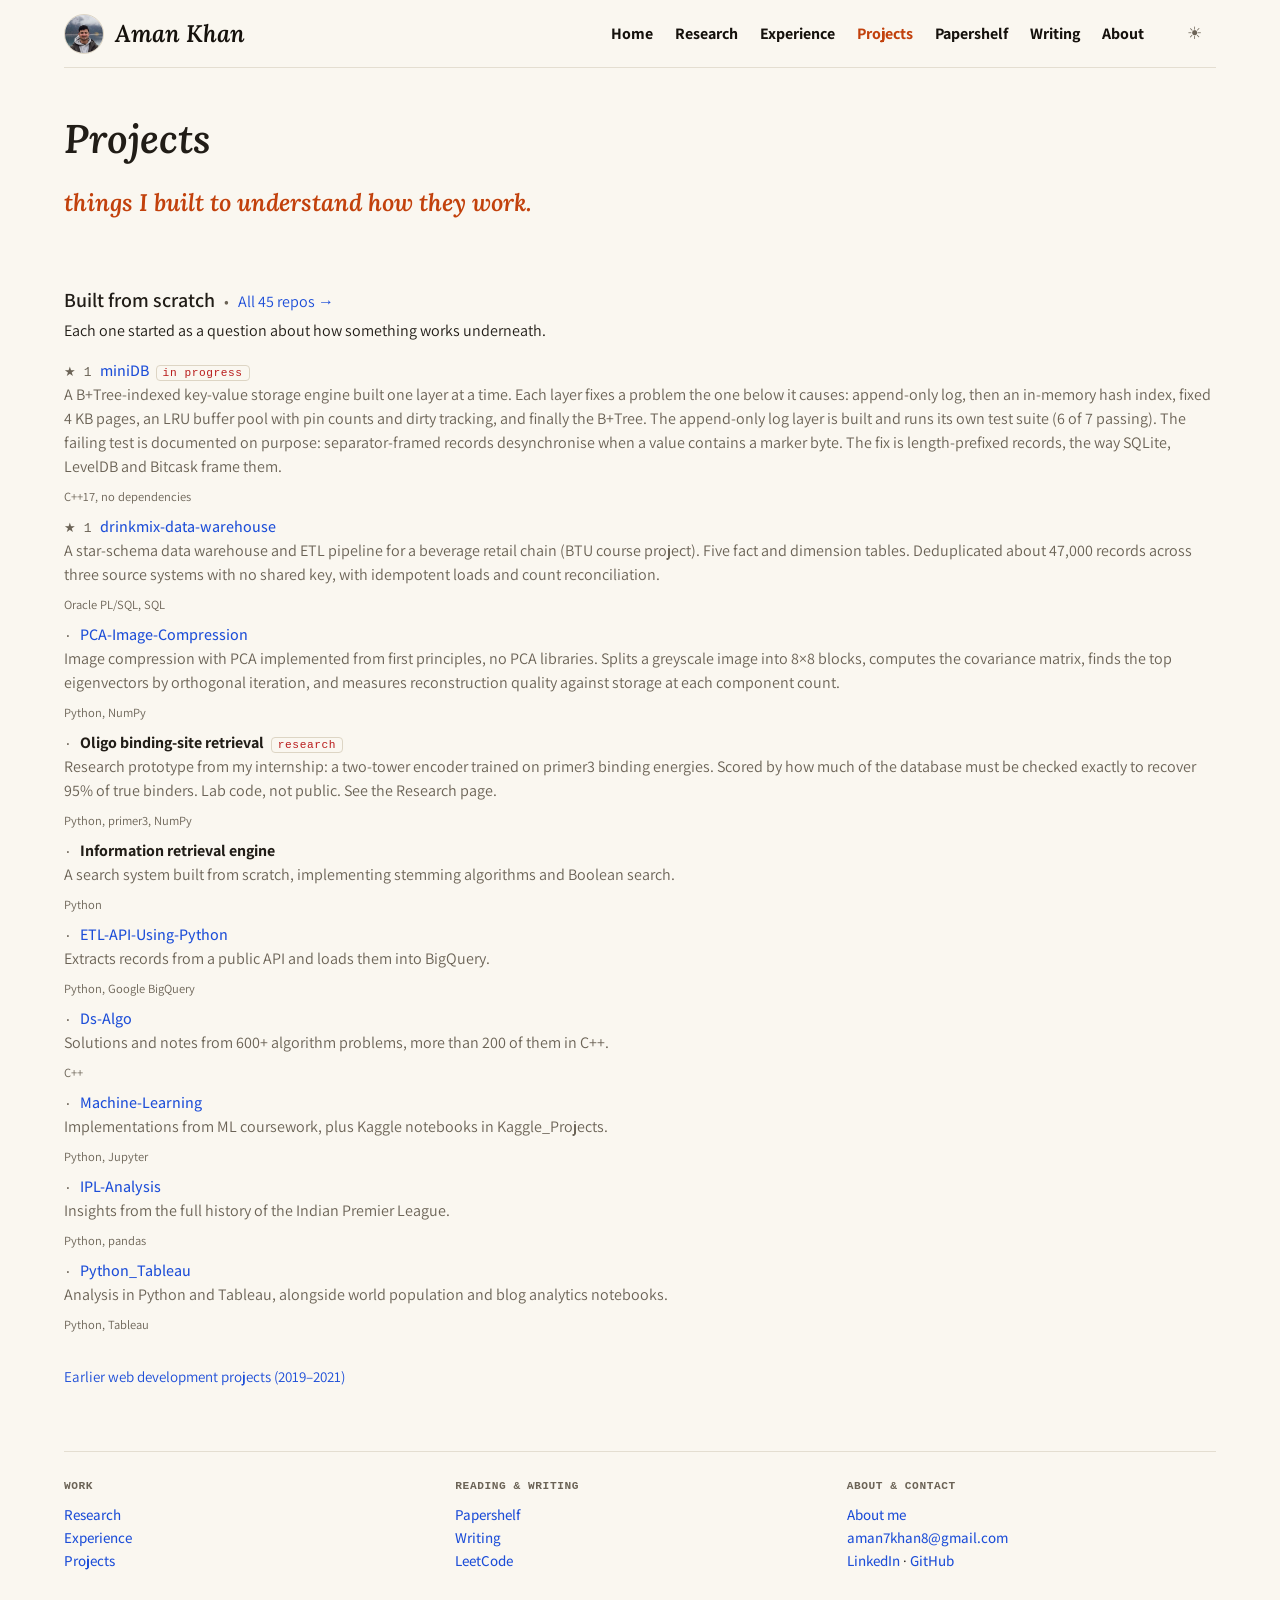
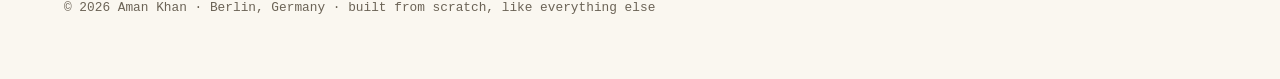
<file: projects.html>
<!DOCTYPE html>
<html lang="en">
<head>
<meta charset="utf-8">
<meta name="viewport" content="width=device-width, initial-scale=1">
<title>Projects · Aman Khan</title>
<link rel="preconnect" href="https://fonts.googleapis.com"><link rel="preconnect" href="https://fonts.gstatic.com" crossorigin><link href="https://fonts.googleapis.com/css2?family=Lora:ital,wght@1,500;1,600&family=Assistant:wght@400;500;600;700&display=swap" rel="stylesheet">
<link rel="icon" type="image/png" sizes="32x32" href="favicon-32.png">
<link rel="apple-touch-icon" href="apple-touch-icon.png">
<link rel="stylesheet" href="site.css?v=25bea693">
<script>try{var t=localStorage.getItem("theme");if(t)document.documentElement.dataset.theme=t}catch(e){}</script>
</head>
<body>
<header><div class="col">
  <a class="brand" href="index.html"><img class="avatar" src="avatar.jpg" alt="" width="38" height="38"><span class="name">Aman Khan</span></a>
  <nav aria-label="Site"><a href="index.html">Home</a><a href="research.html">Research</a><a href="experience.html">Experience</a><a href="projects.html" aria-current="page">Projects</a><a href="papershelf.html">Papershelf</a><a href="writing.html">Writing</a><a href="about.html">About</a></nav>
  <button class="theme" type="button" id="themeBtn" aria-label="Switch between light and dark"><span class="moon">&#9790;</span><span class="sun">&#9728;</span></button>
</div></header>
<main class="col">

<div class="pagehead"><h1>Projects</h1><p class="tagline">things I built to understand how they work.</p></div>
<section><div class="head"><h2>Built from scratch</h2><span class="dot">•</span><a href="https://github.com/aman7kh8an6/?tab=repositories">All 45 repos →</a></div><p class="intro">Each one started as a question about how something works underneath.</p>
<ul class="items"><li><span class="star">★ 1</span><a href="https://github.com/aman7kh8an6/miniDB">miniDB</a><span class="tag">in progress</span><span class="d">A B+Tree-indexed key-value storage engine built one layer at a time. Each layer fixes a problem the one below it causes: append-only log, then an in-memory hash index, fixed 4 KB pages, an LRU buffer pool with pin counts and dirty tracking, and finally the B+Tree. The append-only log layer is built and runs its own test suite (6 of 7 passing). The failing test is documented on purpose: separator-framed records desynchronise when a value contains a marker byte. The fix is length-prefixed records, the way SQLite, LevelDB and Bitcask frame them.</span><span class="d mono" style="font-size:12.5px">C++17, no dependencies</span></li><li><span class="star">★ 1</span><a href="https://github.com/aman7kh8an6/drinkmix-data-warehouse">drinkmix-data-warehouse</a><span class="d">A star-schema data warehouse and ETL pipeline for a beverage retail chain (BTU course project). Five fact and dimension tables. Deduplicated about 47,000 records across three source systems with no shared key, with idempotent loads and count reconciliation.</span><span class="d mono" style="font-size:12.5px">Oracle PL/SQL, SQL</span></li><li><span class="star">·</span><a href="https://github.com/aman7kh8an6/PCA-Image-Compression">PCA-Image-Compression</a><span class="d">Image compression with PCA implemented from first principles, no PCA libraries. Splits a greyscale image into 8×8 blocks, computes the covariance matrix, finds the top eigenvectors by orthogonal iteration, and measures reconstruction quality against storage at each component count.</span><span class="d mono" style="font-size:12.5px">Python, NumPy</span></li><li><span class="star">·</span><b>Oligo binding-site retrieval</b><span class="tag">research</span><span class="d">Research prototype from my internship: a two-tower encoder trained on primer3 binding energies. Scored by how much of the database must be checked exactly to recover 95% of true binders. Lab code, not public. See the Research page.</span><span class="d mono" style="font-size:12.5px">Python, primer3, NumPy</span></li><li><span class="star">·</span><b>Information retrieval engine</b><span class="d">A search system built from scratch, implementing stemming algorithms and Boolean search.</span><span class="d mono" style="font-size:12.5px">Python</span></li><li><span class="star">·</span><a href="https://github.com/aman7kh8an6/ETL-API-Using-Python">ETL-API-Using-Python</a><span class="d">Extracts records from a public API and loads them into BigQuery.</span><span class="d mono" style="font-size:12.5px">Python, Google BigQuery</span></li><li><span class="star">·</span><a href="https://github.com/aman7kh8an6/Ds-Algo">Ds-Algo</a><span class="d">Solutions and notes from 600+ algorithm problems, more than 200 of them in C++.</span><span class="d mono" style="font-size:12.5px">C++</span></li><li><span class="star">·</span><a href="https://github.com/aman7kh8an6/Machine-Learning">Machine-Learning</a><span class="d">Implementations from ML coursework, plus Kaggle notebooks in Kaggle_Projects.</span><span class="d mono" style="font-size:12.5px">Python, Jupyter</span></li><li><span class="star">·</span><a href="https://github.com/aman7kh8an6/IPL-Analysis">IPL-Analysis</a><span class="d">Insights from the full history of the Indian Premier League.</span><span class="d mono" style="font-size:12.5px">Python, pandas</span></li><li><span class="star">·</span><a href="https://github.com/aman7kh8an6/Python_Tableau">Python_Tableau</a><span class="d">Analysis in Python and Tableau, alongside world population and blog analytics notebooks.</span><span class="d mono" style="font-size:12.5px">Python, Tableau</span></li></ul>
<details class="more"><summary>Earlier web development projects (2019–2021)</summary>
<p class="small muted" style="margin-top:10px">Full-stack JavaScript apps from before data engineering: a MERN memories app, a React e-commerce store, a real-time chat app with Socket.io, a Twitter clone on Firebase, a blog app with its own server, a weather app using RapidAPI, a face-detection app and a Django project. All are on <a href="https://github.com/aman7kh8an6/?tab=repositories">GitHub</a>.</p></details>
</section>

</main>
<footer><div class="col">
  <div class="groups">
    <div><h4>Work</h4><ul><li><a href="research.html">Research</a></li><li><a href="experience.html">Experience</a></li><li><a href="projects.html">Projects</a></li></ul></div>
    <div><h4>Reading &amp; writing</h4><ul><li><a href="papershelf.html">Papershelf</a></li><li><a href="writing.html">Writing</a></li><li><a href="https://leetcode.com/u/grinderAman/">LeetCode</a></li></ul></div>
    <div><h4>About &amp; contact</h4><ul><li><a href="about.html">About me</a></li><li><a href="mailto:aman7khan8@gmail.com">aman7khan8@gmail.com</a></li><li><a href="https://www.linkedin.com/in/aman-khan-ai/">LinkedIn</a> · <a href="https://github.com/aman7kh8an6/">GitHub</a></li></ul></div>
  </div>
  <p class="fine">© 2026 Aman Khan · Berlin, Germany · built from scratch, like everything else</p>
</div></footer>
<script>{const r=document.documentElement,b=document.getElementById("themeBtn");
const sysLight=()=>window.matchMedia("(prefers-color-scheme: light)").matches;
b.addEventListener("click",()=>{const cur=r.dataset.theme||(sysLight()?"light":"dark");
const next=cur==="dark"?"light":"dark";r.dataset.theme=next;try{localStorage.setItem("theme",next)}catch(e){}});}</script>
</body>
</html>
</file>
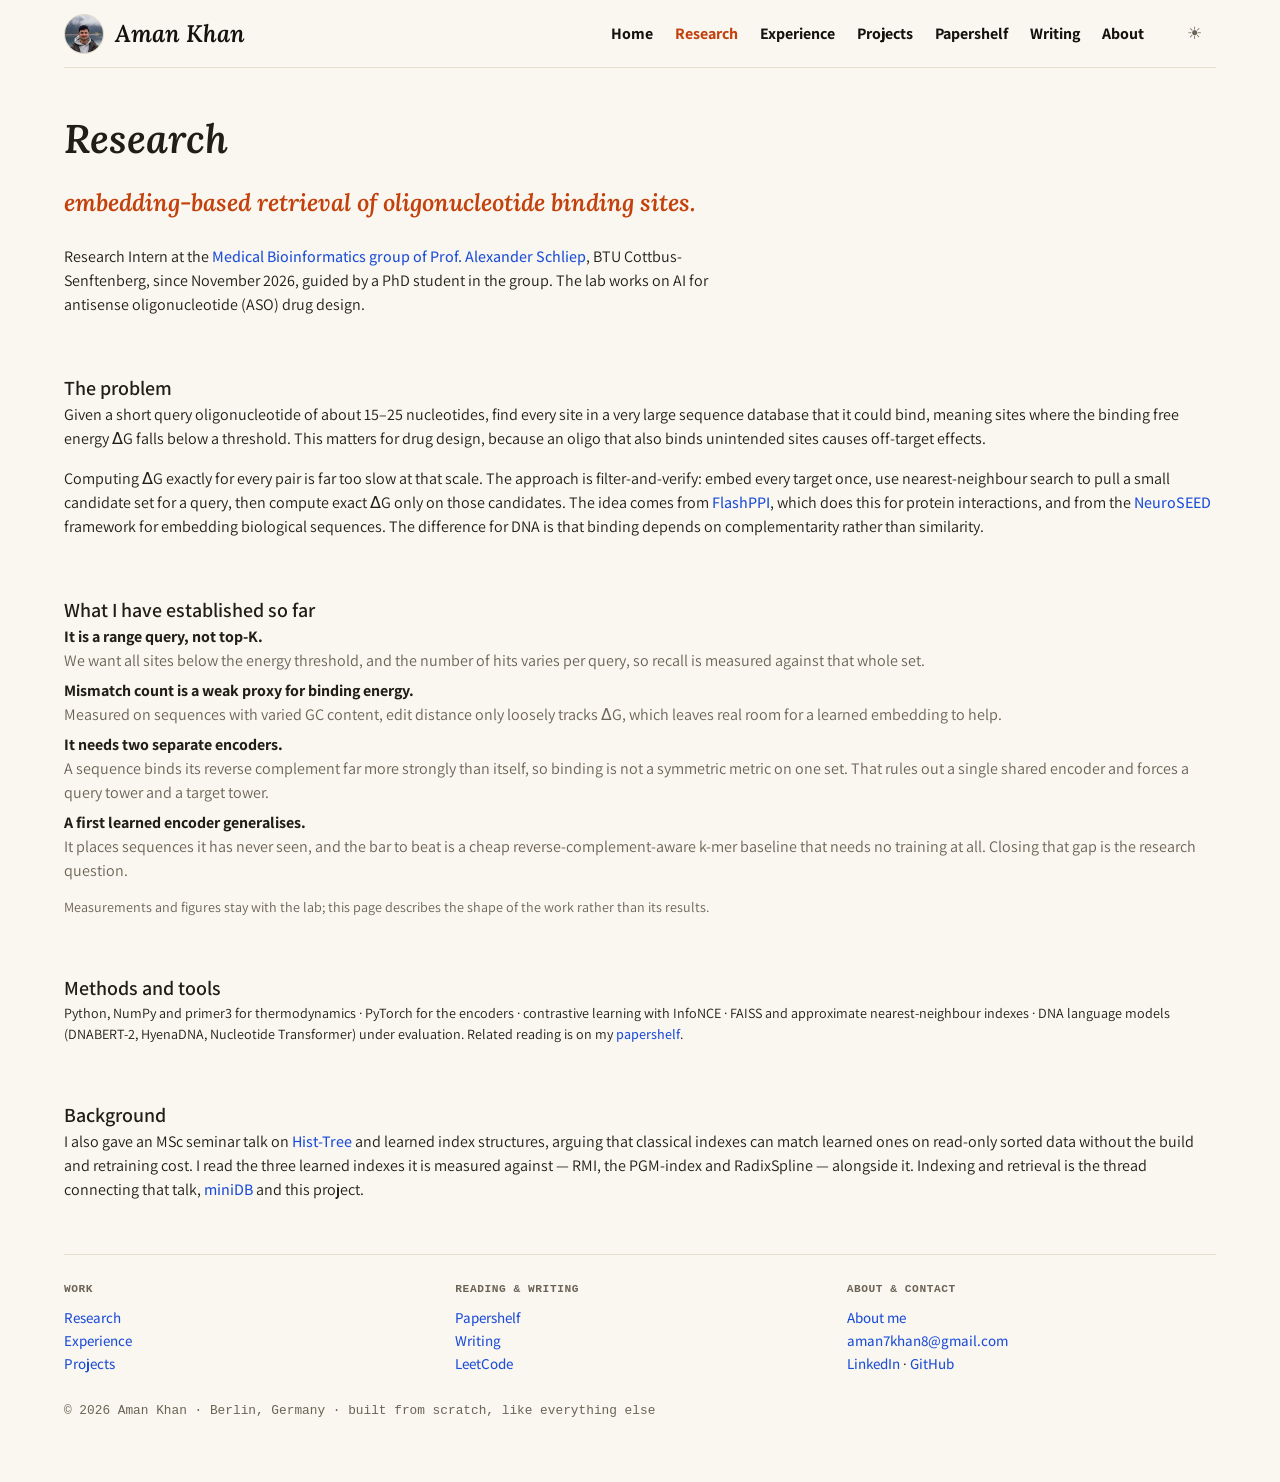
<file: research.html>
<!DOCTYPE html>
<html lang="en">
<head>
<meta charset="utf-8">
<meta name="viewport" content="width=device-width, initial-scale=1">
<title>Research · Aman Khan</title>
<link rel="preconnect" href="https://fonts.googleapis.com"><link rel="preconnect" href="https://fonts.gstatic.com" crossorigin><link href="https://fonts.googleapis.com/css2?family=Lora:ital,wght@1,500;1,600&family=Assistant:wght@400;500;600;700&display=swap" rel="stylesheet">
<link rel="icon" type="image/png" sizes="32x32" href="favicon-32.png">
<link rel="apple-touch-icon" href="apple-touch-icon.png">
<link rel="stylesheet" href="site.css?v=25bea693">
<script>try{var t=localStorage.getItem("theme");if(t)document.documentElement.dataset.theme=t}catch(e){}</script>
</head>
<body>
<header><div class="col">
  <a class="brand" href="index.html"><img class="avatar" src="avatar.jpg" alt="" width="38" height="38"><span class="name">Aman Khan</span></a>
  <nav aria-label="Site"><a href="index.html">Home</a><a href="research.html" aria-current="page">Research</a><a href="experience.html">Experience</a><a href="projects.html">Projects</a><a href="papershelf.html">Papershelf</a><a href="writing.html">Writing</a><a href="about.html">About</a></nav>
  <button class="theme" type="button" id="themeBtn" aria-label="Switch between light and dark"><span class="moon">&#9790;</span><span class="sun">&#9728;</span></button>
</div></header>
<main class="col">

<div class="pagehead"><h1>Research</h1><p class="tagline">embedding-based retrieval of oligonucleotide binding sites.</p><p>Research Intern at the <a href="https://schlieplab.org/">Medical Bioinformatics group of Prof. Alexander Schliep</a>, BTU Cottbus-Senftenberg, since November 2026, guided by a PhD student in the group. The lab works on AI for antisense oligonucleotide (ASO) drug design.</p></div>
<section><div class="head"><h2>The problem</h2></div>
<p>Given a short query oligonucleotide of about 15–25 nucleotides, find every site in a very large sequence database that it could bind, meaning sites where the binding free energy ΔG falls below a threshold. This matters for drug design, because an oligo that also binds unintended sites causes off-target effects.</p>
<p>Computing ΔG exactly for every pair is far too slow at that scale. The approach is filter-and-verify: embed every target once, use nearest-neighbour search to pull a small candidate set for a query, then compute exact ΔG only on those candidates. The idea comes from <a href="https://www.biorxiv.org/content/10.64898/2026.03.01.708874v1">FlashPPI</a>, which does this for protein interactions, and from the <a href="https://arxiv.org/abs/2109.09740">NeuroSEED</a> framework for embedding biological sequences. The difference for DNA is that binding depends on complementarity rather than similarity.</p></section>
<section><div class="head"><h2>What I have established so far</h2></div>
<ul class="items">
<li><b>It is a range query, not top-K.</b><span class="d">We want all sites below the energy threshold, and the number of hits varies per query, so recall is measured against that whole set.</span></li>
<li><b>Mismatch count is a weak proxy for binding energy.</b><span class="d">Measured on sequences with varied GC content, edit distance only loosely tracks ΔG, which leaves real room for a learned embedding to help.</span></li>
<li><b>It needs two separate encoders.</b><span class="d">A sequence binds its reverse complement far more strongly than itself, so binding is not a symmetric metric on one set. That rules out a single shared encoder and forces a query tower and a target tower.</span></li>
<li><b>A first learned encoder generalises.</b><span class="d">It places sequences it has never seen, and the bar to beat is a cheap reverse-complement-aware k-mer baseline that needs no training at all. Closing that gap is the research question.</span></li>
</ul>
<p class="small muted" style="margin-top:14px">Measurements and figures stay with the lab; this page describes the shape of the work rather than its results.</p></section>
<section><div class="head"><h2>Methods and tools</h2></div>
<p class="small">Python, NumPy and primer3 for thermodynamics · PyTorch for the encoders · contrastive learning with InfoNCE · FAISS and approximate nearest-neighbour indexes · DNA language models (DNABERT-2, HyenaDNA, Nucleotide Transformer) under evaluation. Related reading is on my <a href="papershelf.html">papershelf</a>.</p></section>
<section><div class="head"><h2>Background</h2></div>
<p>I also gave an MSc seminar talk on <a href="https://vldb.org/cidrdb/2021/hist-tree-those-who-ignore-it-are-doomed-to-learn.html">Hist-Tree</a> and learned index structures, arguing that classical indexes can match learned ones on read-only sorted data without the build and retraining cost. I read the three learned indexes it is measured against — RMI, the PGM-index and RadixSpline — alongside it. Indexing and retrieval is the thread connecting that talk, <a href="projects.html">miniDB</a> and this project.</p></section>

</main>
<footer><div class="col">
  <div class="groups">
    <div><h4>Work</h4><ul><li><a href="research.html">Research</a></li><li><a href="experience.html">Experience</a></li><li><a href="projects.html">Projects</a></li></ul></div>
    <div><h4>Reading &amp; writing</h4><ul><li><a href="papershelf.html">Papershelf</a></li><li><a href="writing.html">Writing</a></li><li><a href="https://leetcode.com/u/grinderAman/">LeetCode</a></li></ul></div>
    <div><h4>About &amp; contact</h4><ul><li><a href="about.html">About me</a></li><li><a href="mailto:aman7khan8@gmail.com">aman7khan8@gmail.com</a></li><li><a href="https://www.linkedin.com/in/aman-khan-ai/">LinkedIn</a> · <a href="https://github.com/aman7kh8an6/">GitHub</a></li></ul></div>
  </div>
  <p class="fine">© 2026 Aman Khan · Berlin, Germany · built from scratch, like everything else</p>
</div></footer>
<script>{const r=document.documentElement,b=document.getElementById("themeBtn");
const sysLight=()=>window.matchMedia("(prefers-color-scheme: light)").matches;
b.addEventListener("click",()=>{const cur=r.dataset.theme||(sysLight()?"light":"dark");
const next=cur==="dark"?"light":"dark";r.dataset.theme=next;try{localStorage.setItem("theme",next)}catch(e){}});}</script>
</body>
</html>
</file>
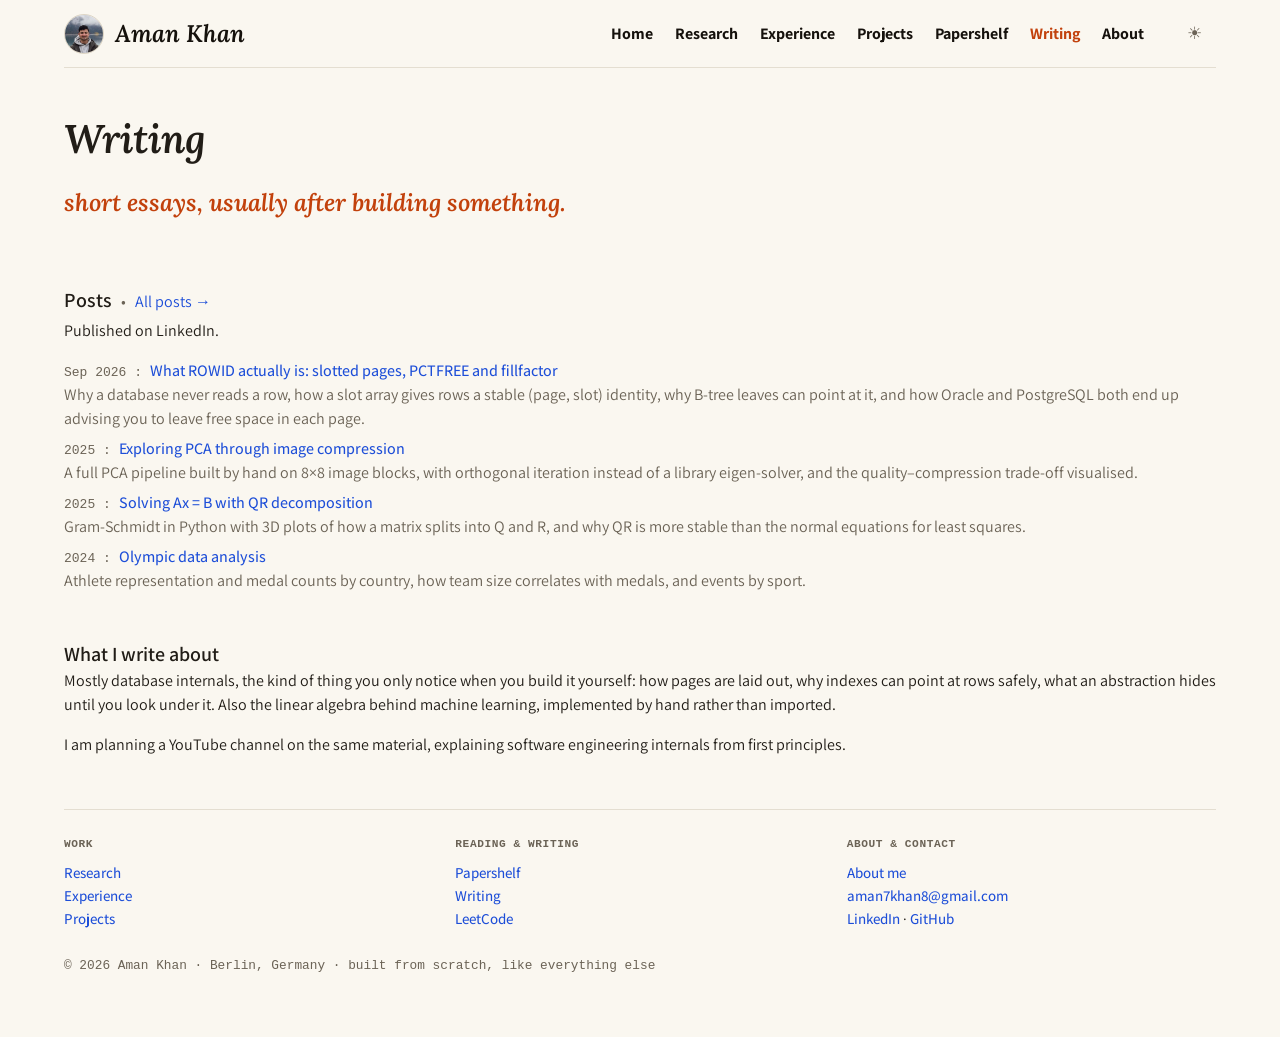
<file: writing.html>
<!DOCTYPE html>
<html lang="en">
<head>
<meta charset="utf-8">
<meta name="viewport" content="width=device-width, initial-scale=1">
<title>Writing · Aman Khan</title>
<link rel="preconnect" href="https://fonts.googleapis.com"><link rel="preconnect" href="https://fonts.gstatic.com" crossorigin><link href="https://fonts.googleapis.com/css2?family=Lora:ital,wght@1,500;1,600&family=Assistant:wght@400;500;600;700&display=swap" rel="stylesheet">
<link rel="icon" type="image/png" sizes="32x32" href="favicon-32.png">
<link rel="apple-touch-icon" href="apple-touch-icon.png">
<link rel="stylesheet" href="site.css?v=25bea693">
<script>try{var t=localStorage.getItem("theme");if(t)document.documentElement.dataset.theme=t}catch(e){}</script>
</head>
<body>
<header><div class="col">
  <a class="brand" href="index.html"><img class="avatar" src="avatar.jpg" alt="" width="38" height="38"><span class="name">Aman Khan</span></a>
  <nav aria-label="Site"><a href="index.html">Home</a><a href="research.html">Research</a><a href="experience.html">Experience</a><a href="projects.html">Projects</a><a href="papershelf.html">Papershelf</a><a href="writing.html" aria-current="page">Writing</a><a href="about.html">About</a></nav>
  <button class="theme" type="button" id="themeBtn" aria-label="Switch between light and dark"><span class="moon">&#9790;</span><span class="sun">&#9728;</span></button>
</div></header>
<main class="col">

<div class="pagehead"><h1>Writing</h1><p class="tagline">short essays, usually after building something.</p></div>
<section><div class="head"><h2>Posts</h2><span class="dot">•</span><a href="https://www.linkedin.com/in/aman-khan-ai/recent-activity/all/">All posts →</a></div><p class="intro">Published on LinkedIn.</p>
<ul class="items"><li><span class="date">Sep 2026 :</span><a href="https://www.linkedin.com/in/aman-khan-ai/recent-activity/all/">What ROWID actually is: slotted pages, PCTFREE and fillfactor</a><span class="d">Why a database never reads a row, how a slot array gives rows a stable (page, slot) identity, why B-tree leaves can point at it, and how Oracle and PostgreSQL both end up advising you to leave free space in each page.</span></li><li><span class="date">2025 :</span><a href="https://www.linkedin.com/in/aman-khan-ai/recent-activity/all/">Exploring PCA through image compression</a><span class="d">A full PCA pipeline built by hand on 8×8 image blocks, with orthogonal iteration instead of a library eigen-solver, and the quality–compression trade-off visualised.</span></li><li><span class="date">2025 :</span><a href="https://www.linkedin.com/in/aman-khan-ai/recent-activity/all/">Solving Ax = B with QR decomposition</a><span class="d">Gram-Schmidt in Python with 3D plots of how a matrix splits into Q and R, and why QR is more stable than the normal equations for least squares.</span></li><li><span class="date">2024 :</span><a href="https://www.linkedin.com/in/aman-khan-ai/recent-activity/all/">Olympic data analysis</a><span class="d">Athlete representation and medal counts by country, how team size correlates with medals, and events by sport.</span></li></ul></section>
<section><div class="head"><h2>What I write about</h2></div>
<p>Mostly database internals, the kind of thing you only notice when you build it yourself: how pages are laid out, why indexes can point at rows safely, what an abstraction hides until you look under it. Also the linear algebra behind machine learning, implemented by hand rather than imported.</p>
<p>I am planning a YouTube channel on the same material, explaining software engineering internals from first principles.</p></section>

</main>
<footer><div class="col">
  <div class="groups">
    <div><h4>Work</h4><ul><li><a href="research.html">Research</a></li><li><a href="experience.html">Experience</a></li><li><a href="projects.html">Projects</a></li></ul></div>
    <div><h4>Reading &amp; writing</h4><ul><li><a href="papershelf.html">Papershelf</a></li><li><a href="writing.html">Writing</a></li><li><a href="https://leetcode.com/u/grinderAman/">LeetCode</a></li></ul></div>
    <div><h4>About &amp; contact</h4><ul><li><a href="about.html">About me</a></li><li><a href="mailto:aman7khan8@gmail.com">aman7khan8@gmail.com</a></li><li><a href="https://www.linkedin.com/in/aman-khan-ai/">LinkedIn</a> · <a href="https://github.com/aman7kh8an6/">GitHub</a></li></ul></div>
  </div>
  <p class="fine">© 2026 Aman Khan · Berlin, Germany · built from scratch, like everything else</p>
</div></footer>
<script>{const r=document.documentElement,b=document.getElementById("themeBtn");
const sysLight=()=>window.matchMedia("(prefers-color-scheme: light)").matches;
b.addEventListener("click",()=>{const cur=r.dataset.theme||(sysLight()?"light":"dark");
const next=cur==="dark"?"light":"dark";r.dataset.theme=next;try{localStorage.setItem("theme",next)}catch(e){}});}</script>
</body>
</html>
</file>
<file: site.css>
/* VOICE: an engineer's open notebook — plain, dense, quietly confident.
   IDEA: counted drawers you can open, and dated lists you can scan.
   PICTURE: the counted card grid; typography carries the rest.
   COLOUR and TYPE: amber on ink / burnt orange on warm paper; Lora italic + Assistant + mono.
   LAYOUT: one 1152px column, metrics matched to the reference: 16/24 body, 40/45 display, 20px cards. */
:root{
  color-scheme:dark light;
  --bg:#16181c;--ink:#e6e8ea;--soft:#848c96;--line:#262a30;--cardline:#3a4049;
  --card:#23272e;--cardhi:#282d35;
  --coral:#f0b429;--count:#e8902c;--link:#86b3ff;--white:#fff;
  --mono:ui-monospace,SFMono-Regular,Menlo,Consolas,monospace;
}
:root[data-theme=light]{
  color-scheme:light;
  --bg:#faf7f0;--ink:#211d17;--soft:#6b6356;--line:#e4ded1;--cardline:#ddd5c4;
  --card:#fffdf8;--cardhi:#fffbf2;
  --coral:#c2410c;--count:#b91c1c;--link:#1d4ed8;--white:#15110c;
}
@media (prefers-color-scheme: light){:root:not([data-theme=dark]){
  color-scheme:light;
  --bg:#faf7f0;--ink:#211d17;--soft:#6b6356;--line:#e4ded1;--cardline:#ddd5c4;
  --card:#fffdf8;--cardhi:#fffbf2;
  --coral:#c2410c;--count:#b91c1c;--link:#1d4ed8;--white:#15110c;
}}
*{box-sizing:border-box;min-width:0}
body{margin:0;background:var(--bg);color:var(--ink);
  font:400 16px/24px Assistant,system-ui,-apple-system,"Segoe UI",sans-serif;
  -webkit-font-smoothing:antialiased;overflow-x:clip}
.col{width:calc(100% - 32px);max-width:960px;margin-inline:auto}
@media(min-width:1216px){.col{max-width:1152px}}
@media(min-width:1408px){.col{max-width:1344px}}
a{color:var(--link);text-decoration:none}
main a,footer a{font-weight:500}
a:hover{text-decoration:underline;text-underline-offset:3px}
a:focus-visible{outline:2px solid var(--coral);outline-offset:3px;border-radius:3px}
p{margin:0 0 16px}
.muted{color:var(--soft)}
.small{font-size:14.08px;line-height:20.4px}
.mono{font-family:var(--mono)}

h1{margin:0 0 24px;font:italic 600 40px/45px Lora,Georgia,serif;color:var(--ink);text-wrap:balance}
h2{margin:0;font:600 20px/30px Assistant,sans-serif;color:var(--ink)}
.head.lora h2{font:italic 600 24px/36px Lora,Georgia,serif}
h3{margin:0;font:600 16px/24px Assistant,sans-serif;color:var(--white)}
@media(max-width:620px){h1{font-size:32px;line-height:38px}.head.lora h2{font-size:21px;line-height:31px}}

/* header */
header{margin-bottom:8px}
header .col{display:flex;align-items:center;gap:24px;min-height:68px;flex-wrap:wrap;padding-block:10px;
  border-bottom:1px solid var(--line)}
header .avatar{width:40px;height:40px;border-radius:50%;object-fit:cover;flex:none;border:1px solid var(--cardline);display:block}
header .brand{display:flex;align-items:center;gap:11px;margin-right:auto;text-decoration:none}
header .brand:hover{text-decoration:none}
header .name{font:italic 600 24px/36px Lora,Georgia,serif;color:var(--white)}
nav{display:flex;flex-wrap:wrap;gap:2px 22px}
nav a{color:var(--white);font:700 16px/24px Assistant,sans-serif;padding:7px 0}
nav a:hover{color:var(--coral);text-decoration:none}
nav a[aria-current=page]{color:var(--coral)}

/* hero */
.hero{padding:40px 0 8px}
.pagehead{padding:40px 0 0;max-width:min(57%,790px)}
.tagline{margin:0 0 24px;font:italic 600 24px/36px Lora,Georgia,serif;color:var(--coral)}
@media(max-width:620px){.tagline{font-size:20px;line-height:30px}}
.pills{display:flex;flex-wrap:wrap;gap:8px;margin:8px 0 0}
.pills a{display:inline-flex;align-items:center;gap:7px;border:1px solid var(--cardline);border-radius:6px;
  padding:6px 12px;color:var(--ink);font:600 13.6px/20px Assistant,sans-serif;background:var(--card)}
.pills a:hover{border-color:var(--soft);text-decoration:none}
.pills a span{color:var(--soft);font-family:var(--mono);font-size:12px}

/* sections */
section{padding:40px 0 0}
.head{display:flex;align-items:baseline;gap:9px;flex-wrap:wrap}
.head .dot{color:var(--soft)}
.head a{font:400 16px/24px Assistant,sans-serif}
.intro{margin:4px 0 16px;color:var(--ink);font-size:16px;line-height:24px}

/* explore cards */
.cards{display:grid;grid-template-columns:repeat(4,minmax(0,1fr));gap:24px;margin-top:4px}
@media(max-width:980px){.cards{grid-template-columns:repeat(2,minmax(0,1fr))}}
@media(max-width:560px){.cards{grid-template-columns:minmax(0,1fr)}}
.card{display:flex;flex-direction:column;background:var(--card);border:1px solid var(--cardline);
  border-radius:8px;padding:20px;color:var(--ink)}
.card:hover{background:var(--cardhi);text-decoration:none}
.card .top{display:flex;align-items:baseline;justify-content:space-between;gap:10px}
.card .lab{font:700 11.2px/16.8px var(--mono);letter-spacing:.56px;text-transform:uppercase;color:var(--ink)}
.card .num{font:700 13.6px/20.4px var(--mono);color:var(--count)}
.card .ttl{font:600 16px/24px Assistant,sans-serif;color:var(--white);margin:8px 0 4px}
.card .desc{font:400 14.08px/20.4px Assistant,sans-serif;color:var(--ink);margin-bottom:13.6px}
.card .go{margin-top:auto;border-top:1px dashed var(--cardline);padding-top:12px;
  font:600 12px/18px var(--mono);color:var(--ink);display:flex;justify-content:space-between}

/* two-column band */
.two{display:grid;grid-template-columns:repeat(2,minmax(0,1fr));gap:48px}
@media(max-width:860px){.two{grid-template-columns:minmax(0,1fr);gap:32px}
  .hero,.pagehead{max-width:none}}

/* lists */
ul.items{list-style:none;margin:0;padding:0}
ul.items>li{margin:0 0 5.6px;padding:0}

.date{font:400 13px/19.5px var(--mono);color:var(--soft);margin-right:8px}
.star{font:400 13px/19.5px var(--mono);color:var(--soft);margin-right:8px}
.d{display:block;font:400 16px/24px Assistant,sans-serif;color:var(--soft);margin:0 0 6px}
.tag{font:400 11.2px/16.8px var(--mono);letter-spacing:.56px;color:var(--count);
  border:1px solid var(--cardline);border-radius:4px;padding:1px 6px;margin-left:7px;white-space:nowrap}

/* experience rows */
.job{padding:16px 0;border-top:1px solid var(--line)}
.job:first-of-type{border-top:0}
.job .where{color:var(--soft);font-size:15px;line-height:22px}
.job .when{font:400 12.8px/19px var(--mono);color:var(--soft);margin-top:2px}
.job ul{margin:9px 0 0;padding-left:18px;font-size:15.5px;line-height:23px}
.job li{margin-bottom:5px}
.job li::marker{color:var(--soft)}

/* papershelf groups */
.shelf h3{font:700 11.2px/16.8px var(--mono);letter-spacing:.56px;text-transform:uppercase;
  color:var(--soft);margin:26px 0 8px}
.shelf h3:first-child{margin-top:8px}
.shelf .n{color:var(--count)}
details.more{margin-top:18px}
details.more summary{cursor:pointer;color:var(--link);font-size:15px;min-height:44px;display:flex;align-items:center}

/* footer */
footer{margin-top:52px;padding:0 0 46px}
footer .col{border-top:1px solid var(--line);padding-top:26px}
.groups{display:grid;grid-template-columns:repeat(3,minmax(0,1fr));gap:22px}
@media(max-width:560px){.groups{grid-template-columns:repeat(2,minmax(0,1fr))}}
.groups h4{font:700 11.2px/16.8px var(--mono);letter-spacing:.56px;text-transform:uppercase;color:var(--soft);margin:0 0 8px}
.groups ul{list-style:none;margin:0;padding:0;font-size:15px;line-height:23px}
.fine{margin-top:26px;font:400 12.8px/19px var(--mono);color:var(--soft)}

/* theme toggle */
.theme{margin-left:4px;background:none;border:0;color:var(--soft);cursor:pointer;font-size:17px;line-height:1;
  width:44px;height:44px;display:grid;place-items:center;border-radius:8px}
.theme:hover{color:var(--ink);background:var(--card)}
.theme .sun{display:none}
@media (prefers-color-scheme: light){:root:not([data-theme=dark]) .theme .moon{display:none}
  :root:not([data-theme=dark]) .theme .sun{display:inline}}
:root[data-theme=light] .theme .moon{display:none}
:root[data-theme=light] .theme .sun{display:inline}
:root[data-theme=dark] .theme .moon{display:inline}
:root[data-theme=dark] .theme .sun{display:none}
@media(max-width:620px){
  header .col{position:relative;padding-right:60px;min-height:0}
  .theme{position:absolute;top:6px;right:0;margin:0}
  nav{width:100%;gap:2px 16px}
  .hero{padding-top:28px}
}

/* hero with figure */
.herowrap{display:grid;grid-template-columns:minmax(0,57%) minmax(0,1fr);gap:44px;align-items:center}
.herofig{margin:0;min-width:0}
.herofig svg{display:block;width:100%;height:auto}
.herofig figcaption{margin-top:10px;font:400 12px/18px var(--mono);color:var(--soft);text-align:center}
@media(max-width:980px){.herowrap{grid-template-columns:minmax(0,1fr);gap:26px}
  .herofig{max-width:520px}}
</file>
